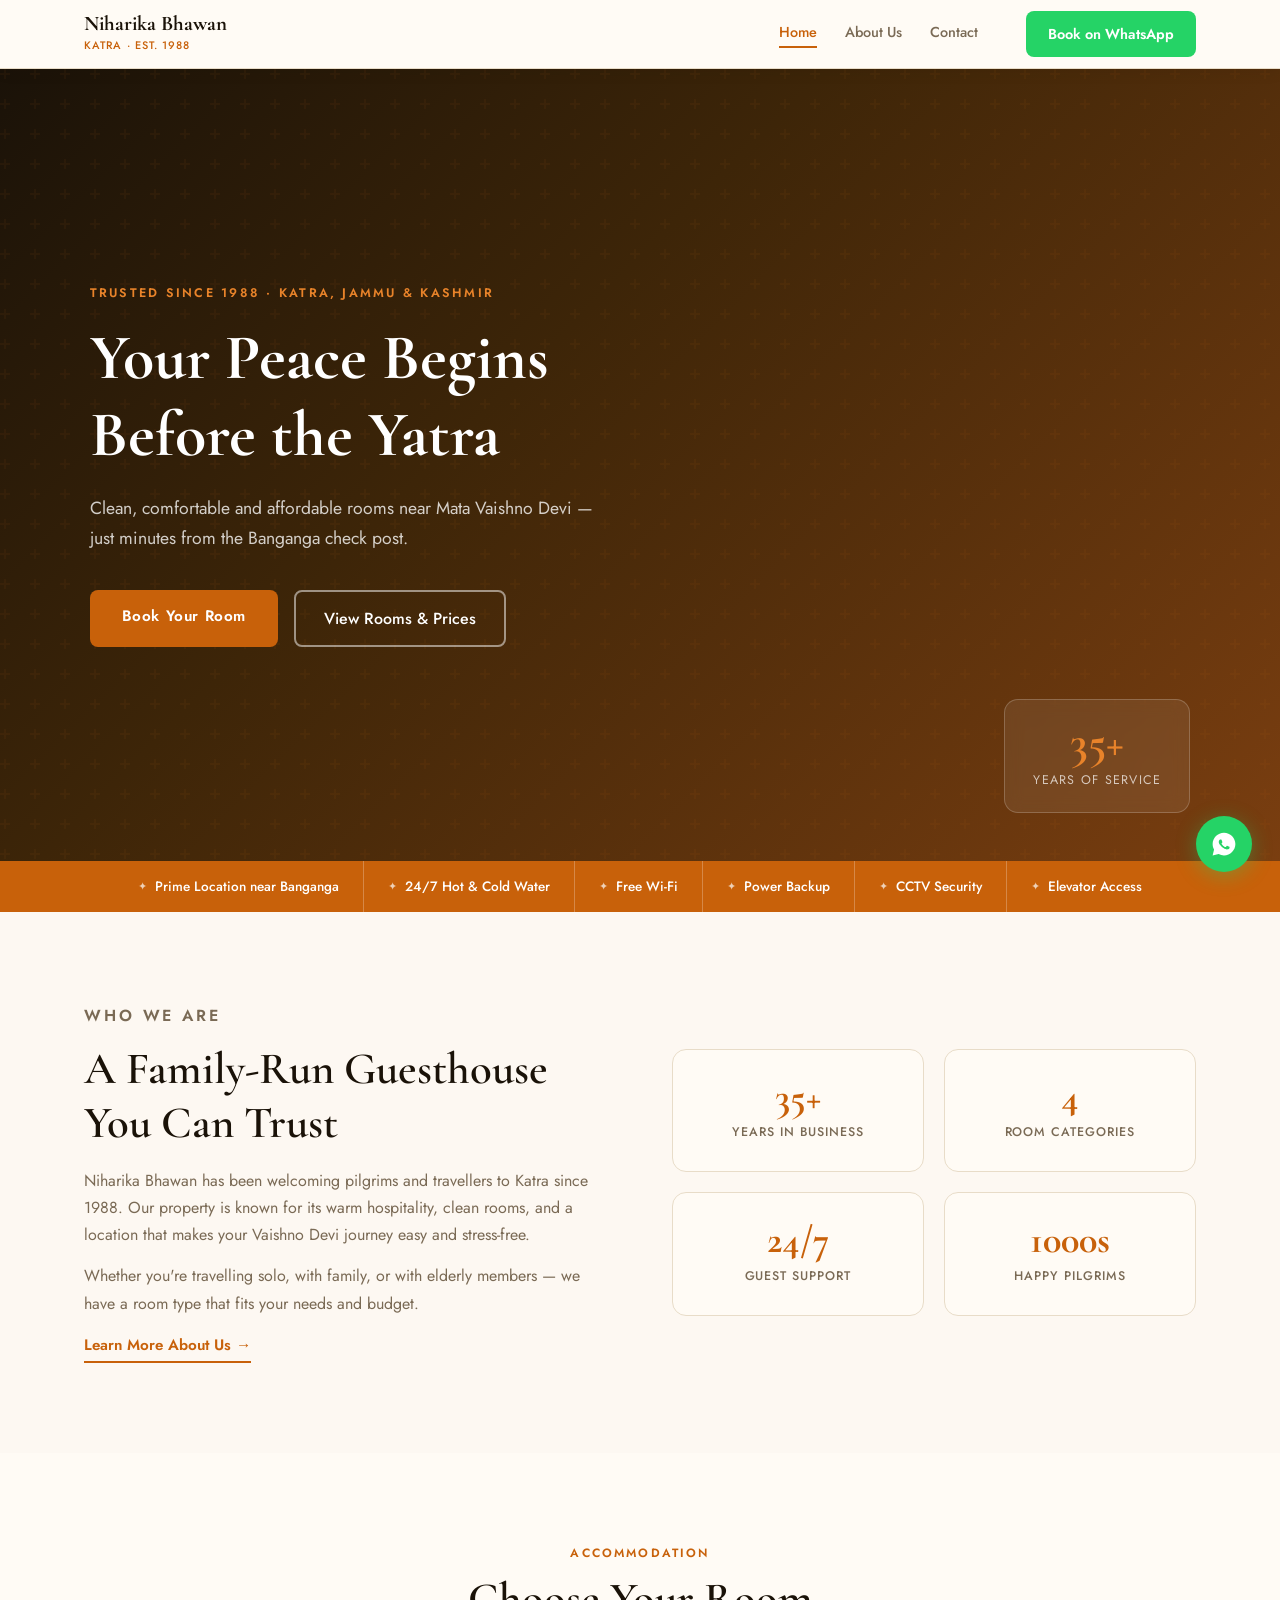
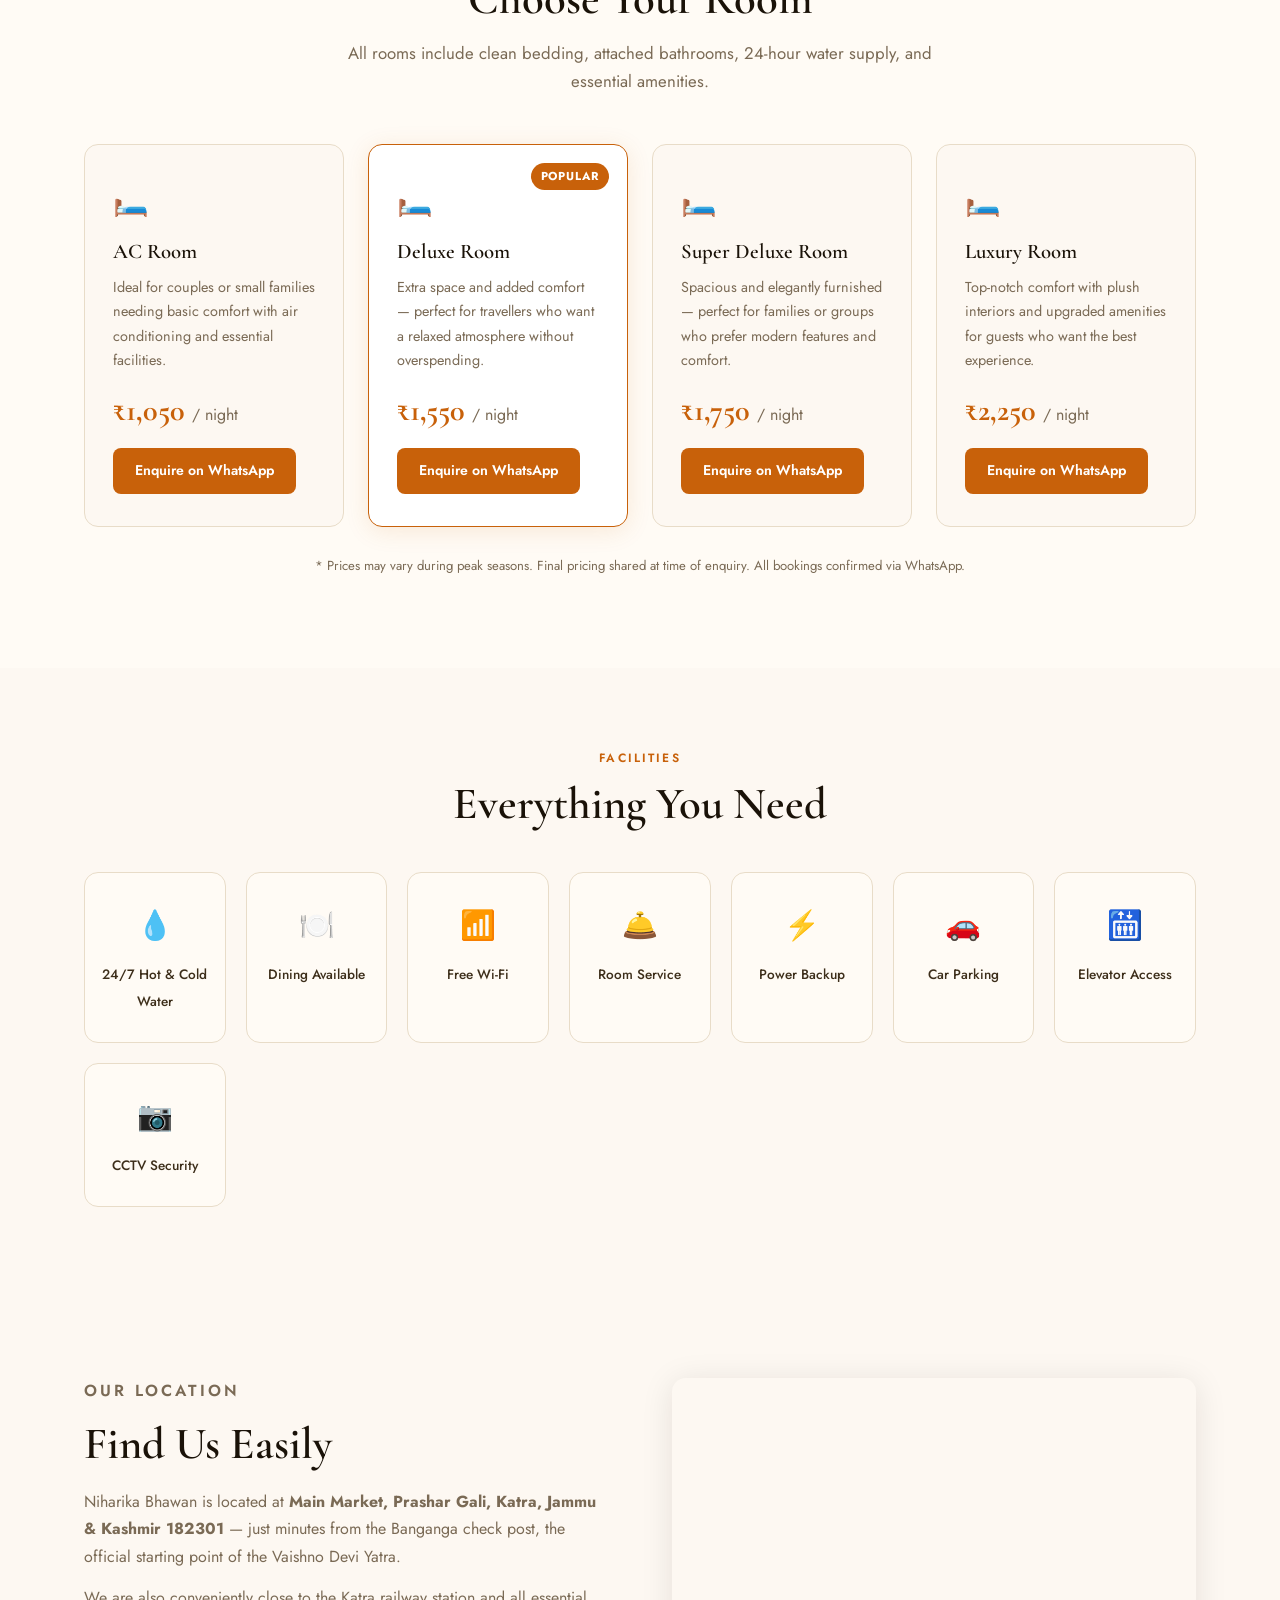
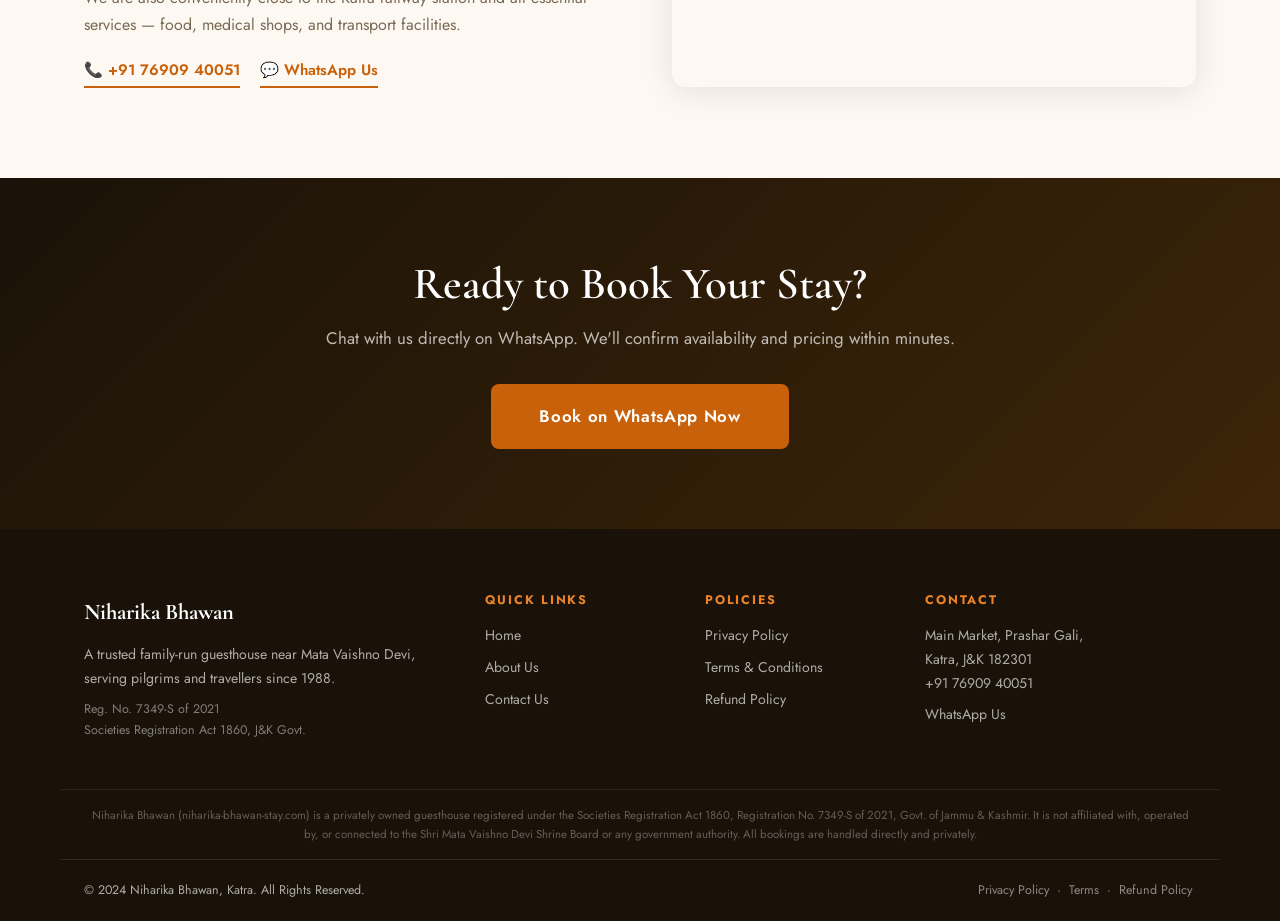
<file: index.html>
<!DOCTYPE html>
<html lang="en">
<head>
  <!-- Google Ads Tag -->
  <script async src="https://www.googletagmanager.com/gtag/js?id=AW-18049205593"></script>
  <script>
    window.dataLayer = window.dataLayer || [];
    function gtag(){dataLayer.push(arguments);}
    gtag('js', new Date());
    gtag('config', 'AW-18049205593');
  </script>
  <!-- Google Tag Manager -->
  <script>(function(w,d,s,l,i){w[l]=w[l]||[];w[l].push({'gtm.start':
  new Date().getTime(),event:'gtm.js'});var f=d.getElementsByTagName(s)[0],
  j=d.createElement(s),dl=l!='dataLayer'?'&l='+l:'';j.async=true;j.src=
  'https://www.googletagmanager.com/gtm.js?id='+i+dl;f.parentNode.insertBefore(j,f);
  })(window,document,'script','dataLayer','GTM-W59STQXV');</script>
  <!-- End Google Tag Manager -->
  <meta charset="UTF-8" />
  <meta name="viewport" content="width=device-width, initial-scale=1.0"/>
  <meta name="robots" content="index, follow"/>
  <link rel="canonical" href="https://www.niharika-bhawan-stay.com/"/>
  <title>Niharika Bhawan Katra | Room Booking Near Vaishno Devi</title>
  <meta name="description" content="Book comfortable, affordable rooms at Niharika Bhawan Katra – trusted stay near Mata Vaishno Devi since 1988. AC, Deluxe, Super Deluxe & Luxury rooms available."/>
  <link rel="preconnect" href="https://fonts.googleapis.com"/>
  <link href="https://fonts.googleapis.com/css2?family=Cormorant+Garamond:wght@400;500;600;700&family=Jost:wght@300;400;500;600&display=swap" rel="stylesheet"/>
  <link rel="stylesheet" href="style.css"/>
  <link rel="icon" href="favicon.svg" type="image/svg+xml"/>
  <!-- Schema: Local Business Structured Data -->
  <script type="application/ld+json">
  {
    "@context": "https://schema.org",
    "@type": "LodgingBusiness",
    "name": "Niharika Bhawan Katra",
    "url": "https://www.niharika-bhawan-stay.com/",
    "logo": "https://www.niharika-bhawan-stay.com/favicon.svg",
    "image": "https://www.niharika-bhawan-stay.com/images/NiharikaBhawanSMVDKatralogo.jpg",
    "description": "Niharika Bhawan is a privately owned, registered guesthouse in Katra, Jammu & Kashmir, offering clean and affordable rooms for pilgrims visiting Mata Vaishno Devi since 1988.",
    "address": {
      "@type": "PostalAddress",
      "streetAddress": "Main Market, Prashar Gali",
      "addressLocality": "Katra",
      "addressRegion": "Jammu and Kashmir",
      "postalCode": "182301",
      "addressCountry": "IN"
    },
    "telephone": "+91-7690940051",
    "email": "help.niharikabhawan@gmail.com",
    "foundingDate": "1988",
    "legalName": "Niharika Bhawan",
    "identifier": {
      "@type": "PropertyValue",
      "name": "Society Registration Number",
      "value": "7349-S of 2021"
    },
    "priceRange": "₹₹",
    "checkinTime": "12:00",
    "checkoutTime": "11:00",
    "amenityFeature": [
      {"@type": "LocationFeatureSpecification", "name": "Free WiFi", "value": true},
      {"@type": "LocationFeatureSpecification", "name": "Power Backup", "value": true},
      {"@type": "LocationFeatureSpecification", "name": "CCTV Security", "value": true},
      {"@type": "LocationFeatureSpecification", "name": "Parking", "value": true},
      {"@type": "LocationFeatureSpecification", "name": "Elevator", "value": true},
      {"@type": "LocationFeatureSpecification", "name": "24/7 Hot Water", "value": true}
    ],
    "geo": {
      "@type": "GeoCoordinates",
      "latitude": "32.9938",
      "longitude": "74.9313"
    },
    "sameAs": [
      "https://wa.me/917690940051"
    ]
  }
  </script>
</head>
<body>
  <!-- Google Tag Manager (noscript) -->
  <noscript><iframe src="https://www.googletagmanager.com/ns.html?id=GTM-W59STQXV"
  height="0" width="0" style="display:none;visibility:hidden"></iframe></noscript>
  <!-- End Google Tag Manager (noscript) -->

  <!-- NAVBAR -->
  <header class="navbar">
    <div class="nav-inner">
      <a href="index.html" class="logo">
        <span class="logo-main">Niharika Bhawan</span>
        <span class="logo-sub">Katra · Est. 1988</span>
      </a>
      <nav class="nav-links">
        <a href="index.html" class="active">Home</a>
        <a href="about.html">About Us</a>
        <a href="contact.html">Contact</a>
      </nav>
      <a href="https://wa.me/917690940051" target="_blank" class="btn-whatsapp nav-cta">Book on WhatsApp</a>
      <button class="hamburger" id="hamburger" aria-label="Open menu">&#9776;</button>
    </div>
    <div class="mobile-menu" id="mobileMenu">
      <a href="index.html">Home</a>
      <a href="about.html">About Us</a>
      <a href="contact.html">Contact</a>
      <a href="https://wa.me/917690940051" target="_blank" class="btn-whatsapp">Book on WhatsApp</a>
    </div>
  </header>

  <!-- HERO -->
  <section class="hero">
    <div class="hero-bg"></div>
    <div class="hero-content">
      <p class="hero-eyebrow">Trusted Since 1988 · Katra, Jammu & Kashmir</p>
      <h1>Your Peace Begins<br/>Before the Yatra</h1>
      <p class="hero-sub">Clean, comfortable and affordable rooms near Mata Vaishno Devi — just minutes from the Banganga check post.</p>
      <div class="hero-actions">
        <a href="https://wa.me/917690940051" target="_blank" class="btn-primary">Book Your Room</a>
        <a href="#rooms" class="btn-outline">View Rooms & Prices</a>
      </div>
    </div>
    <div class="hero-badge">
      <span>35+</span>
      <small>Years of Service</small>
    </div>
  </section>

  <!-- TRUST STRIP -->
  <section class="trust-strip">
    <div class="trust-item"><span class="ti-icon">✦</span><span>Prime Location near Banganga</span></div>
    <div class="trust-item"><span class="ti-icon">✦</span><span>24/7 Hot & Cold Water</span></div>
    <div class="trust-item"><span class="ti-icon">✦</span><span>Free Wi-Fi</span></div>
    <div class="trust-item"><span class="ti-icon">✦</span><span>Power Backup</span></div>
    <div class="trust-item"><span class="ti-icon">✦</span><span>CCTV Security</span></div>
    <div class="trust-item"><span class="ti-icon">✦</span><span>Elevator Access</span></div>
  </section>

  <!-- ABOUT SNIPPET -->
  <section class="about-snippet">
    <div class="container two-col">
      <div class="col-text">
        <p class="section-eyebrow">Who We Are</p>
        <h2>A Family-Run Guesthouse<br/>You Can Trust</h2>
        <p>Niharika Bhawan has been welcoming pilgrims and travellers to Katra since 1988. Our property is known for its warm hospitality, clean rooms, and a location that makes your Vaishno Devi journey easy and stress-free.</p>
        <p>Whether you're travelling solo, with family, or with elderly members — we have a room type that fits your needs and budget.</p>
        <a href="about.html" class="btn-link">Learn More About Us →</a>
      </div>
      <div class="col-stats">
        <div class="stat-box">
          <span class="stat-num">35+</span>
          <span class="stat-label">Years in Business</span>
        </div>
        <div class="stat-box">
          <span class="stat-num">4</span>
          <span class="stat-label">Room Categories</span>
        </div>
        <div class="stat-box">
          <span class="stat-num">24/7</span>
          <span class="stat-label">Guest Support</span>
        </div>
        <div class="stat-box">
          <span class="stat-num">1000s</span>
          <span class="stat-label">Happy Pilgrims</span>
        </div>
      </div>
    </div>
  </section>

  <!-- ROOMS -->
  <section class="rooms" id="rooms">
    <div class="container">
      <p class="section-eyebrow">Accommodation</p>
      <h2>Choose Your Room</h2>
      <p class="section-sub">All rooms include clean bedding, attached bathrooms, 24-hour water supply, and essential amenities.</p>
      <div class="rooms-grid">

        <div class="room-card">
          <div class="room-icon">🛏️</div>
          <h3>AC Room</h3>
          <p>Ideal for couples or small families needing basic comfort with air conditioning and essential facilities.</p>
          <div class="room-price">₹1,050 <span>/ night</span></div>
          <a href="https://wa.me/917690940051?text=Hi%2C%20I%20want%20to%20book%20an%20AC%20Room%20at%20Niharika%20Bhawan%20Katra." target="_blank" class="btn-room">Enquire on WhatsApp</a>
        </div>

        <div class="room-card featured">
          <div class="room-badge-tag">Popular</div>
          <div class="room-icon">🛏️</div>
          <h3>Deluxe Room</h3>
          <p>Extra space and added comfort — perfect for travellers who want a relaxed atmosphere without overspending.</p>
          <div class="room-price">₹1,550 <span>/ night</span></div>
          <a href="https://wa.me/917690940051?text=Hi%2C%20I%20want%20to%20book%20a%20Deluxe%20Room%20at%20Niharika%20Bhawan%20Katra." target="_blank" class="btn-room">Enquire on WhatsApp</a>
        </div>

        <div class="room-card">
          <div class="room-icon">🛏️</div>
          <h3>Super Deluxe Room</h3>
          <p>Spacious and elegantly furnished — perfect for families or groups who prefer modern features and comfort.</p>
          <div class="room-price">₹1,750 <span>/ night</span></div>
          <a href="https://wa.me/917690940051?text=Hi%2C%20I%20want%20to%20book%20a%20Super%20Deluxe%20Room%20at%20Niharika%20Bhawan%20Katra." target="_blank" class="btn-room">Enquire on WhatsApp</a>
        </div>

        <div class="room-card">
          <div class="room-icon">🛏️</div>
          <h3>Luxury Room</h3>
          <p>Top-notch comfort with plush interiors and upgraded amenities for guests who want the best experience.</p>
          <div class="room-price">₹2,250 <span>/ night</span></div>
          <a href="https://wa.me/917690940051?text=Hi%2C%20I%20want%20to%20book%20a%20Luxury%20Room%20at%20Niharika%20Bhawan%20Katra." target="_blank" class="btn-room">Enquire on WhatsApp</a>
        </div>

      </div>
      <p class="rooms-note">* Prices may vary during peak seasons. Final pricing shared at time of enquiry. All bookings confirmed via WhatsApp.</p>
    </div>
  </section>

  <!-- AMENITIES -->
  <section class="amenities">
    <div class="container">
      <p class="section-eyebrow">Facilities</p>
      <h2>Everything You Need</h2>
      <div class="amenities-grid">
        <div class="amenity-item"><div class="a-icon">💧</div><span>24/7 Hot & Cold Water</span></div>
        <div class="amenity-item"><div class="a-icon">🍽️</div><span>Dining Available</span></div>
        <div class="amenity-item"><div class="a-icon">📶</div><span>Free Wi-Fi</span></div>
        <div class="amenity-item"><div class="a-icon">🛎️</div><span>Room Service</span></div>
        <div class="amenity-item"><div class="a-icon">⚡</div><span>Power Backup</span></div>
        <div class="amenity-item"><div class="a-icon">🚗</div><span>Car Parking</span></div>
        <div class="amenity-item"><div class="a-icon">🛗</div><span>Elevator Access</span></div>
        <div class="amenity-item"><div class="a-icon">📷</div><span>CCTV Security</span></div>
      </div>
    </div>
  </section>


  <!-- LOCATION -->
  <section class="location-section">
    <div class="container two-col">
      <div class="col-text">
        <p class="section-eyebrow">Our Location</p>
        <h2>Find Us Easily</h2>
        <p>Niharika Bhawan is located at <strong>Main Market, Prashar Gali, Katra, Jammu & Kashmir 182301</strong> — just minutes from the Banganga check post, the official starting point of the Vaishno Devi Yatra.</p>
        <p>We are also conveniently close to the Katra railway station and all essential services — food, medical shops, and transport facilities.</p>
        <div class="contact-quick">
          <a href="tel:+917690940051" class="contact-link">📞 +91 76909 40051</a>
          <a href="https://wa.me/917690940051" target="_blank" class="contact-link">💬 WhatsApp Us</a>
        </div>
      </div>
      <div class="map-embed">
        <iframe src="https://www.google.com/maps/embed?pb=!1m18!1m12!1m3!1d3348.5!2d74.9313!3d32.9938!2m3!1f0!2f0!3f0!3m2!1i1024!2i768!4f13.1!3m3!1m2!1s0x391e84e4e0e0e0e0%3A0x0!2sKatra%2C%20Jammu%20and%20Kashmir!5e0!3m2!1sen!2sin!4v1" width="100%" height="300" style="border:0;border-radius:12px;" allowfullscreen="" loading="lazy"></iframe>
      </div>
    </div>
  </section>

  <!-- CTA BANNER -->
  <section class="cta-banner">
    <div class="container">
      <h2>Ready to Book Your Stay?</h2>
      <p>Chat with us directly on WhatsApp. We'll confirm availability and pricing within minutes.</p>
      <a href="https://wa.me/917690940051?text=Hi%2C%20I%20want%20to%20book%20a%20room%20at%20Niharika%20Bhawan%20Katra." target="_blank" class="btn-primary large">Book on WhatsApp Now</a>
    </div>
  </section>

  <!-- FOOTER -->
  <footer class="footer">
    <div class="container footer-grid">
      <div class="footer-col">
        <div class="footer-logo">Niharika Bhawan</div>
        <p>A trusted family-run guesthouse near Mata Vaishno Devi, serving pilgrims and travellers since 1988.</p>
        <p style="font-size:0.78rem;margin-top:8px;color:rgba(255,255,255,0.45);">Reg. No. 7349-S of 2021<br/>Societies Registration Act 1860, J&amp;K Govt.</p>
      </div>
      <div class="footer-col">
        <h4>Quick Links</h4>
        <a href="index.html">Home</a>
        <a href="about.html">About Us</a>
        <a href="contact.html">Contact Us</a>
      </div>
      <div class="footer-col">
        <h4>Policies</h4>
        <a href="privacy-policy.html">Privacy Policy</a>
        <a href="terms.html">Terms & Conditions</a>
        <a href="refund-policy.html">Refund Policy</a>
      </div>
      <div class="footer-col">
        <h4>Contact</h4>
        <p>Main Market, Prashar Gali,<br/>Katra, J&K 182301</p>
        <a href="tel:+917690940051">+91 76909 40051</a>
        <a href="https://wa.me/917690940051" target="_blank">WhatsApp Us</a>
      </div>
    </div>
      <div class="footer-disclaimer">
        <p>Niharika Bhawan (niharika-bhawan-stay.com) is a privately owned guesthouse registered under the Societies Registration Act 1860, Registration No. 7349-S of 2021, Govt. of Jammu &amp; Kashmir. It is not affiliated with, operated by, or connected to the Shri Mata Vaishno Devi Shrine Board or any government authority. All bookings are handled directly and privately.</p>
      </div>
    <div class="footer-bottom">
      <p>© 2024 Niharika Bhawan, Katra. All Rights Reserved.</p>
      <p><a href="privacy-policy.html">Privacy Policy</a> · <a href="terms.html">Terms</a> · <a href="refund-policy.html">Refund Policy</a></p>
    </div>
  </footer>

  <!-- Floating WhatsApp -->
  <a href="https://wa.me/917690940051" target="_blank" class="float-wa" aria-label="Chat on WhatsApp">
    <svg viewBox="0 0 32 32" fill="none" xmlns="http://www.w3.org/2000/svg" width="28" height="28"><path fill="#fff" d="M16 3C8.82 3 3 8.82 3 16c0 2.3.6 4.47 1.65 6.35L3 29l6.85-1.6A13 13 0 0016 29c7.18 0 13-5.82 13-13S23.18 3 16 3zm6.4 17.6c-.27.76-1.57 1.46-2.14 1.5-.57.05-1.1.25-3.72-.78-3.13-1.23-5.13-4.42-5.28-4.63-.15-.2-1.22-1.63-1.22-3.1 0-1.48.77-2.2 1.05-2.5.27-.3.6-.37.8-.37l.57.01c.18 0 .43-.07.67.51.27.63.9 2.18.98 2.34.08.16.13.34.03.55-.1.2-.16.33-.31.51-.16.18-.33.4-.47.54-.16.15-.32.32-.14.62.18.3.8 1.32 1.72 2.13 1.18 1.05 2.18 1.38 2.49 1.53.3.15.48.13.66-.08.18-.2.77-.9.97-1.2.2-.3.4-.25.67-.15.27.1 1.72.81 2.02.96.3.15.5.22.57.34.08.12.08.7-.19 1.46z"/></svg>
  </a>

  <script src="main.js"></script>
</body>
</html>
</file>
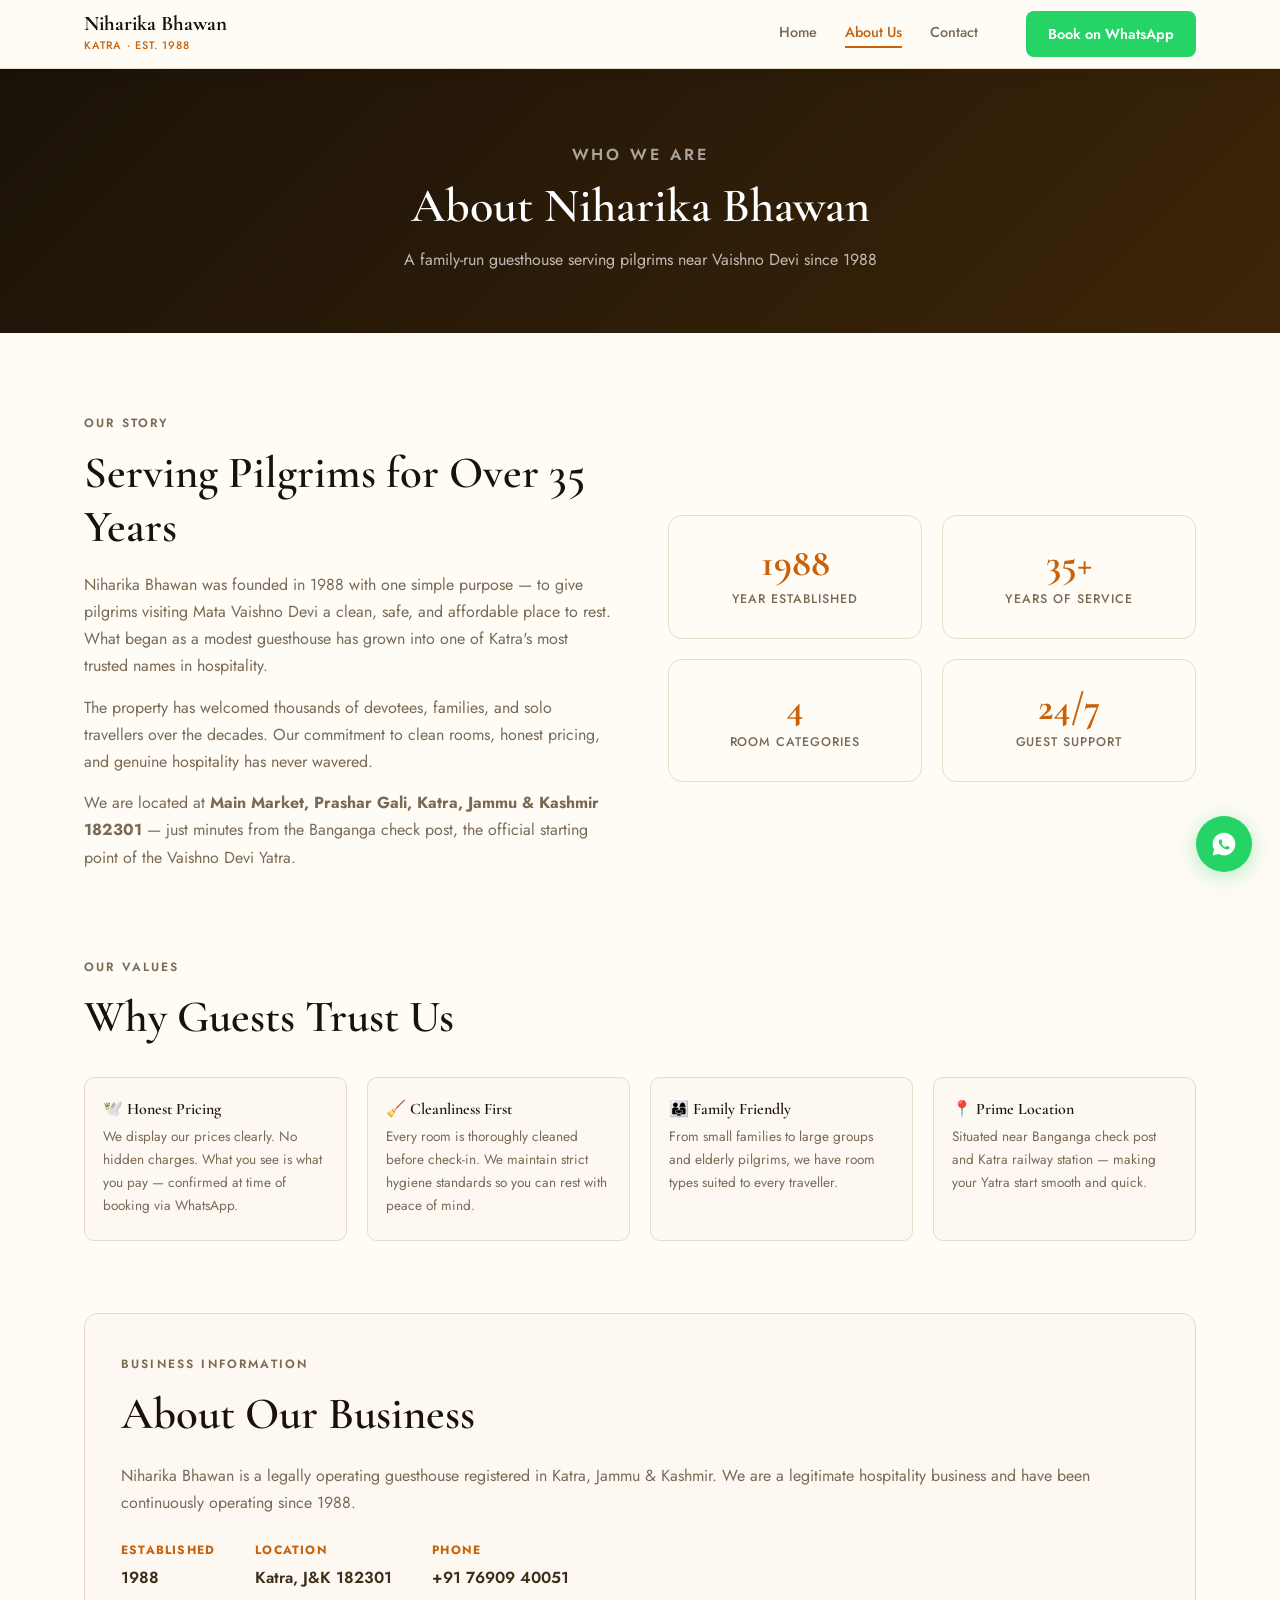
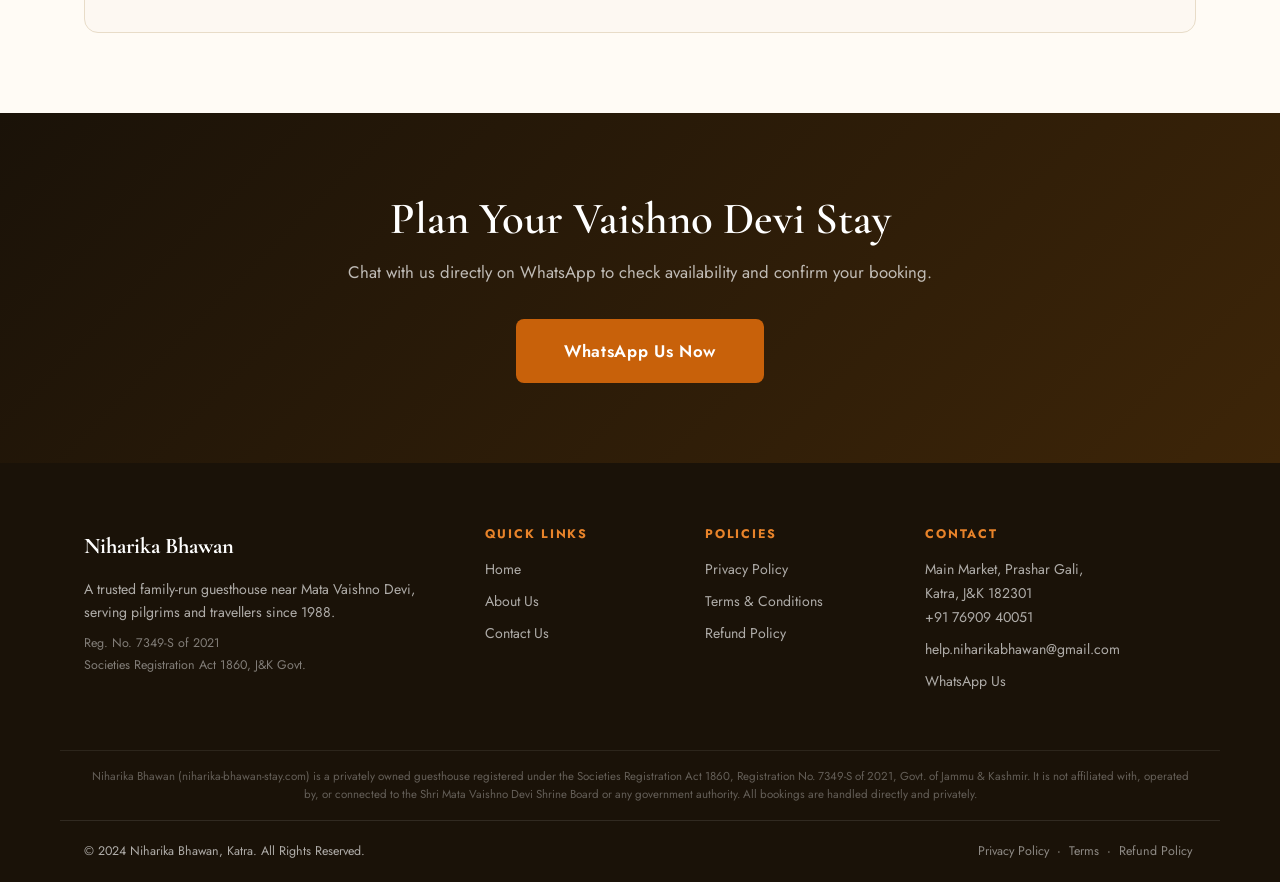
<file: about.html>
<!DOCTYPE html>
<html lang="en">
<head>
  <!-- Google Ads Tag -->
  <script async src="https://www.googletagmanager.com/gtag/js?id=AW-18049205593"></script>
  <script>
    window.dataLayer = window.dataLayer || [];
    function gtag(){dataLayer.push(arguments);}
    gtag('js', new Date());
    gtag('config', 'AW-18049205593');
  </script>
  <!-- Google Tag Manager -->
  <script>(function(w,d,s,l,i){w[l]=w[l]||[];w[l].push({'gtm.start':
  new Date().getTime(),event:'gtm.js'});var f=d.getElementsByTagName(s)[0],
  j=d.createElement(s),dl=l!='dataLayer'?'&l='+l:'';j.async=true;j.src=
  'https://www.googletagmanager.com/gtm.js?id='+i+dl;f.parentNode.insertBefore(j,f);
  })(window,document,'script','dataLayer','GTM-W59STQXV');</script>
  <!-- End Google Tag Manager -->
  <meta charset="UTF-8"/>
  <meta name="viewport" content="width=device-width, initial-scale=1.0"/>
  <meta name="robots" content="index, follow"/>
  <link rel="canonical" href="https://www.niharika-bhawan-stay.com/about.html"/>
  <title>About Us | Niharika Bhawan Katra</title>
  <meta name="description" content="Learn about Niharika Bhawan – a trusted family-run guesthouse near Vaishno Devi, serving pilgrims since 1988."/>
  <link rel="preconnect" href="https://fonts.googleapis.com"/>
  <link href="https://fonts.googleapis.com/css2?family=Cormorant+Garamond:wght@400;500;600;700&family=Jost:wght@300;400;500;600&display=swap" rel="stylesheet"/>
  <link rel="stylesheet" href="style.css"/>
  <link rel="icon" href="favicon.svg" type="image/svg+xml"/>
</head>
<body>
  <!-- Google Tag Manager (noscript) -->
  <noscript><iframe src="https://www.googletagmanager.com/ns.html?id=GTM-W59STQXV"
  height="0" width="0" style="display:none;visibility:hidden"></iframe></noscript>
  <!-- End Google Tag Manager (noscript) -->

  <header class="navbar">
    <div class="nav-inner">
      <a href="index.html" class="logo">
        <span class="logo-main">Niharika Bhawan</span>
        <span class="logo-sub">Katra · Est. 1988</span>
      </a>
      <nav class="nav-links">
        <a href="index.html">Home</a>
        <a href="about.html" class="active">About Us</a>
        <a href="contact.html">Contact</a>
      </nav>
      <a href="https://wa.me/917690940051" target="_blank" class="btn-whatsapp nav-cta">Book on WhatsApp</a>
      <button class="hamburger" id="hamburger" aria-label="Open menu">&#9776;</button>
    </div>
    <div class="mobile-menu" id="mobileMenu">
      <a href="index.html">Home</a>
      <a href="about.html">About Us</a>
      <a href="contact.html">Contact</a>
      <a href="https://wa.me/917690940051" target="_blank" class="btn-whatsapp">Book on WhatsApp</a>
    </div>
  </header>

  <section class="page-hero">
    <p class="section-eyebrow" style="color:rgba(255,255,255,0.6);">Who We Are</p>
    <h1>About Niharika Bhawan</h1>
    <p>A family-run guesthouse serving pilgrims near Vaishno Devi since 1988</p>
  </section>

  <section class="about-section">
    <div class="container">
      <div class="two-col">
        <div>
          <p class="section-eyebrow">Our Story</p>
          <h2>Serving Pilgrims for Over 35 Years</h2>
          <p>Niharika Bhawan was founded in 1988 with one simple purpose — to give pilgrims visiting Mata Vaishno Devi a clean, safe, and affordable place to rest. What began as a modest guesthouse has grown into one of Katra's most trusted names in hospitality.</p>
          <p>The property has welcomed thousands of devotees, families, and solo travellers over the decades. Our commitment to clean rooms, honest pricing, and genuine hospitality has never wavered.</p>
          <p>We are located at <strong>Main Market, Prashar Gali, Katra, Jammu & Kashmir 182301</strong> — just minutes from the Banganga check post, the official starting point of the Vaishno Devi Yatra.</p>
        </div>
        <div class="col-stats">
          <div class="stat-box">
            <span class="stat-num">1988</span>
            <span class="stat-label">Year Established</span>
          </div>
          <div class="stat-box">
            <span class="stat-num">35+</span>
            <span class="stat-label">Years of Service</span>
          </div>
          <div class="stat-box">
            <span class="stat-num">4</span>
            <span class="stat-label">Room Categories</span>
          </div>
          <div class="stat-box">
            <span class="stat-num">24/7</span>
            <span class="stat-label">Guest Support</span>
          </div>
        </div>
      </div>

      <div style="margin-top:72px;">
        <p class="section-eyebrow">Our Values</p>
        <h2 style="margin-bottom:32px;">Why Guests Trust Us</h2>
        <div class="about-values" style="grid-template-columns: repeat(auto-fit, minmax(220px,1fr));">
          <div class="value-box">
            <h4>🕊️ Honest Pricing</h4>
            <p>We display our prices clearly. No hidden charges. What you see is what you pay — confirmed at time of booking via WhatsApp.</p>
          </div>
          <div class="value-box">
            <h4>🧹 Cleanliness First</h4>
            <p>Every room is thoroughly cleaned before check-in. We maintain strict hygiene standards so you can rest with peace of mind.</p>
          </div>
          <div class="value-box">
            <h4>👨‍👩‍👧 Family Friendly</h4>
            <p>From small families to large groups and elderly pilgrims, we have room types suited to every traveller.</p>
          </div>
          <div class="value-box">
            <h4>📍 Prime Location</h4>
            <p>Situated near Banganga check post and Katra railway station — making your Yatra start smooth and quick.</p>
          </div>
        </div>
      </div>

      <div style="margin-top:72px; background: var(--cream); border:1px solid var(--border); border-radius:var(--radius); padding: 40px 36px;">
        <p class="section-eyebrow">Business Information</p>
        <h2 style="margin-bottom:20px;">About Our Business</h2>
        <p style="color:var(--text-muted);">Niharika Bhawan is a legally operating guesthouse registered in Katra, Jammu & Kashmir. We are a legitimate hospitality business and have been continuously operating since 1988.</p>
        <div style="display:flex; gap:40px; flex-wrap:wrap; margin-top:24px;">

          <div>
            <div style="font-size:0.75rem; text-transform:uppercase; letter-spacing:0.1em; font-weight:700; color:var(--saffron); margin-bottom:4px;">Established</div>
            <div style="font-weight:600; font-size:1rem;">1988</div>
          </div>
          <div>
            <div style="font-size:0.75rem; text-transform:uppercase; letter-spacing:0.1em; font-weight:700; color:var(--saffron); margin-bottom:4px;">Location</div>
            <div style="font-weight:600; font-size:1rem;">Katra, J&K 182301</div>
          </div>
          <div>
            <div style="font-size:0.75rem; text-transform:uppercase; letter-spacing:0.1em; font-weight:700; color:var(--saffron); margin-bottom:4px;">Phone</div>
            <div style="font-weight:600; font-size:1rem;"><a href="tel:+917690940051">+91 76909 40051</a></div>
          </div>
        </div>
      </div>
    </div>
  </section>

  <section class="cta-banner">
    <div class="container">
      <h2>Plan Your Vaishno Devi Stay</h2>
      <p>Chat with us directly on WhatsApp to check availability and confirm your booking.</p>
      <a href="https://wa.me/917690940051?text=Hi%2C%20I%20want%20to%20book%20a%20room%20at%20Niharika%20Bhawan%20Katra." target="_blank" class="btn-primary large">WhatsApp Us Now</a>
    </div>
  </section>

  <footer class="footer">
    <div class="container footer-grid">
      <div class="footer-col">
        <div class="footer-logo">Niharika Bhawan</div>
        <p>A trusted family-run guesthouse near Mata Vaishno Devi, serving pilgrims and travellers since 1988.</p>
        <p style="font-size:0.78rem;margin-top:8px;color:rgba(255,255,255,0.45);">Reg. No. 7349-S of 2021<br/>Societies Registration Act 1860, J&amp;K Govt.</p>
      </div>
      <div class="footer-col">
        <h4>Quick Links</h4>
        <a href="index.html">Home</a>
        <a href="about.html">About Us</a>
        <a href="contact.html">Contact Us</a>
      </div>
      <div class="footer-col">
        <h4>Policies</h4>
        <a href="privacy-policy.html">Privacy Policy</a>
        <a href="terms.html">Terms & Conditions</a>
        <a href="refund-policy.html">Refund Policy</a>
      </div>
      <div class="footer-col">
        <h4>Contact</h4>
        <p>Main Market, Prashar Gali,<br/>Katra, J&K 182301</p>
        <a href="tel:+917690940051">+91 76909 40051</a>
        <a href="mailto:help.niharikabhawan@gmail.com">help.niharikabhawan@gmail.com</a>
        <a href="https://wa.me/917690940051" target="_blank">WhatsApp Us</a>
      </div>
    </div>
      <div class="footer-disclaimer">
        <p>Niharika Bhawan (niharika-bhawan-stay.com) is a privately owned guesthouse registered under the Societies Registration Act 1860, Registration No. 7349-S of 2021, Govt. of Jammu &amp; Kashmir. It is not affiliated with, operated by, or connected to the Shri Mata Vaishno Devi Shrine Board or any government authority. All bookings are handled directly and privately.</p>
      </div>
    <div class="footer-bottom">
      <p>© 2024 Niharika Bhawan, Katra. All Rights Reserved.</p>
      <p><a href="privacy-policy.html">Privacy Policy</a> · <a href="terms.html">Terms</a> · <a href="refund-policy.html">Refund Policy</a></p>
    </div>
  </footer>

  <a href="https://wa.me/917690940051" target="_blank" class="float-wa" aria-label="Chat on WhatsApp">
    <svg viewBox="0 0 32 32" fill="none" xmlns="http://www.w3.org/2000/svg" width="28" height="28"><path fill="#fff" d="M16 3C8.82 3 3 8.82 3 16c0 2.3.6 4.47 1.65 6.35L3 29l6.85-1.6A13 13 0 0016 29c7.18 0 13-5.82 13-13S23.18 3 16 3zm6.4 17.6c-.27.76-1.57 1.46-2.14 1.5-.57.05-1.1.25-3.72-.78-3.13-1.23-5.13-4.42-5.28-4.63-.15-.2-1.22-1.63-1.22-3.1 0-1.48.77-2.2 1.05-2.5.27-.3.6-.37.8-.37l.57.01c.18 0 .43-.07.67.51.27.63.9 2.18.98 2.34.08.16.13.34.03.55-.1.2-.16.33-.31.51-.16.18-.33.4-.47.54-.16.15-.32.32-.14.62.18.3.8 1.32 1.72 2.13 1.18 1.05 2.18 1.38 2.49 1.53.3.15.48.13.66-.08.18-.2.77-.9.97-1.2.2-.3.4-.25.67-.15.27.1 1.72.81 2.02.96.3.15.5.22.57.34.08.12.08.7-.19 1.46z"/></svg>
  </a>

  <script src="main.js"></script>
</body>
</html>
</file>
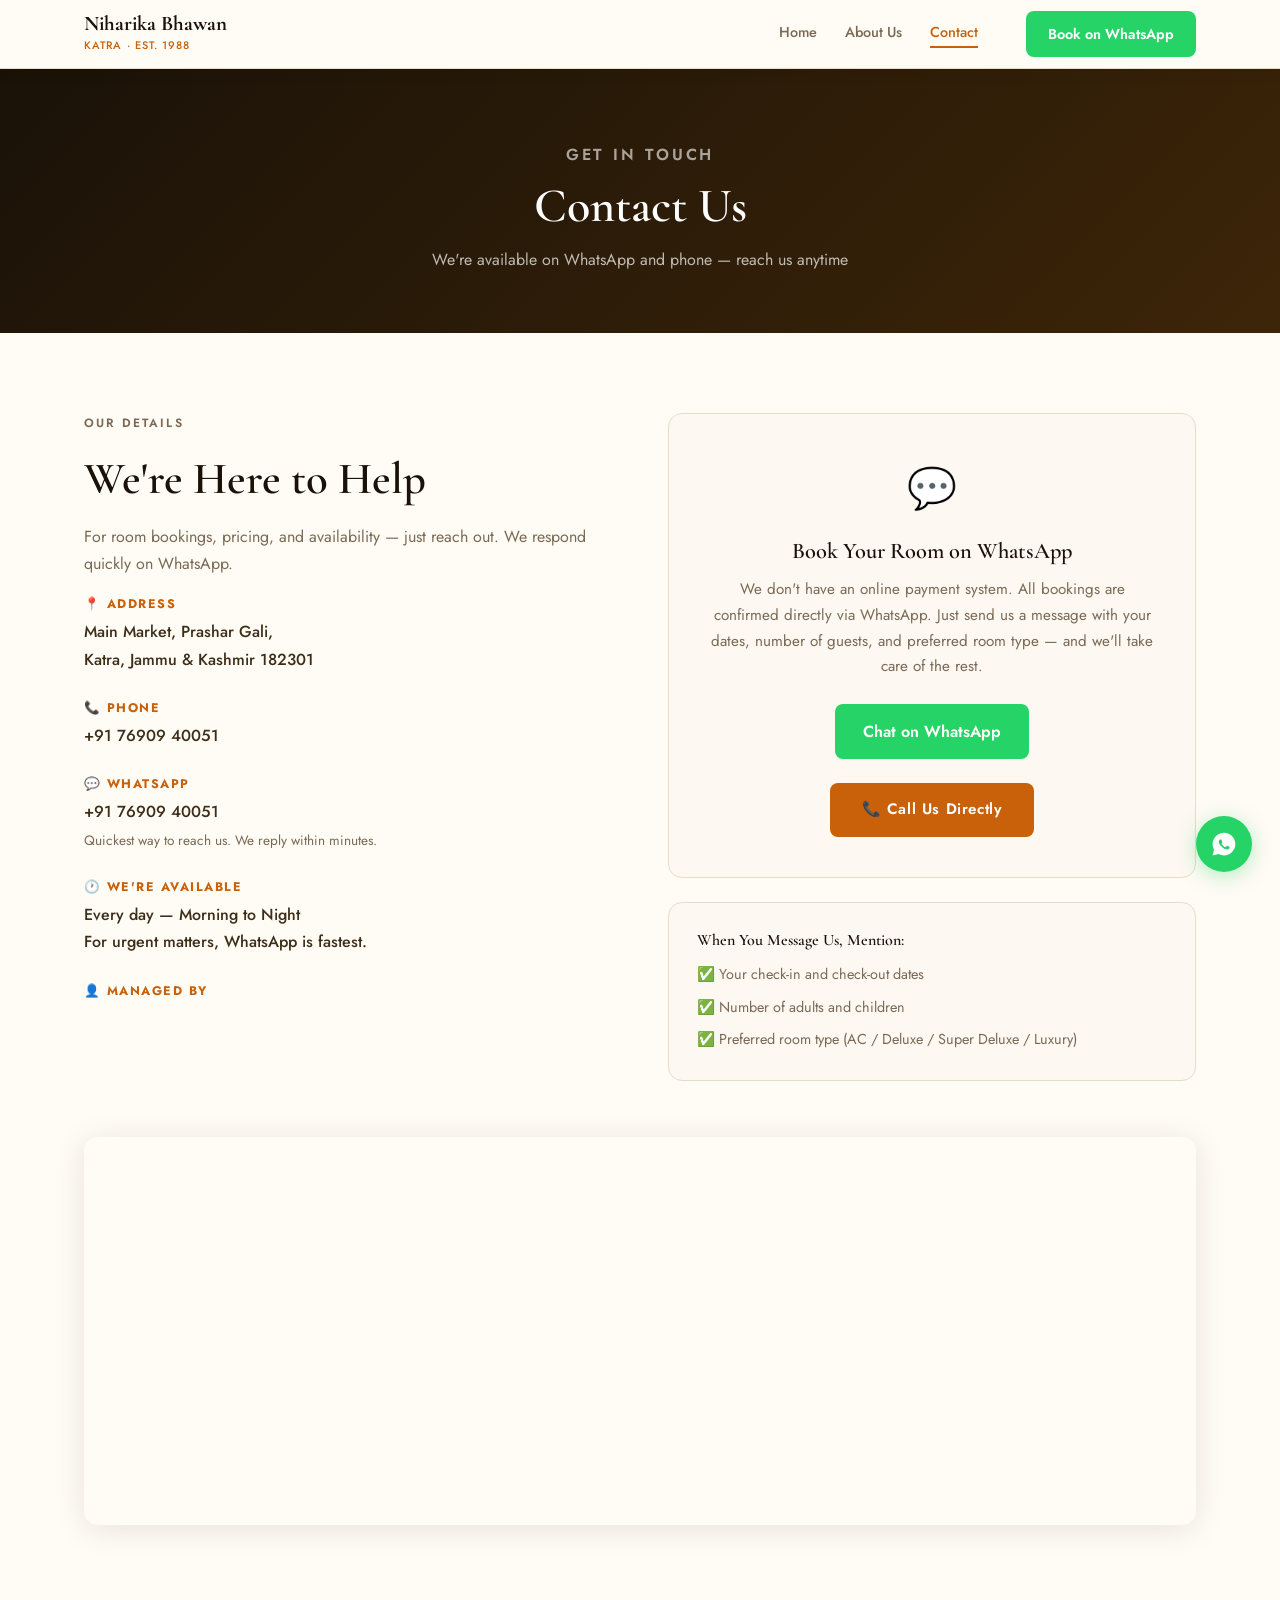
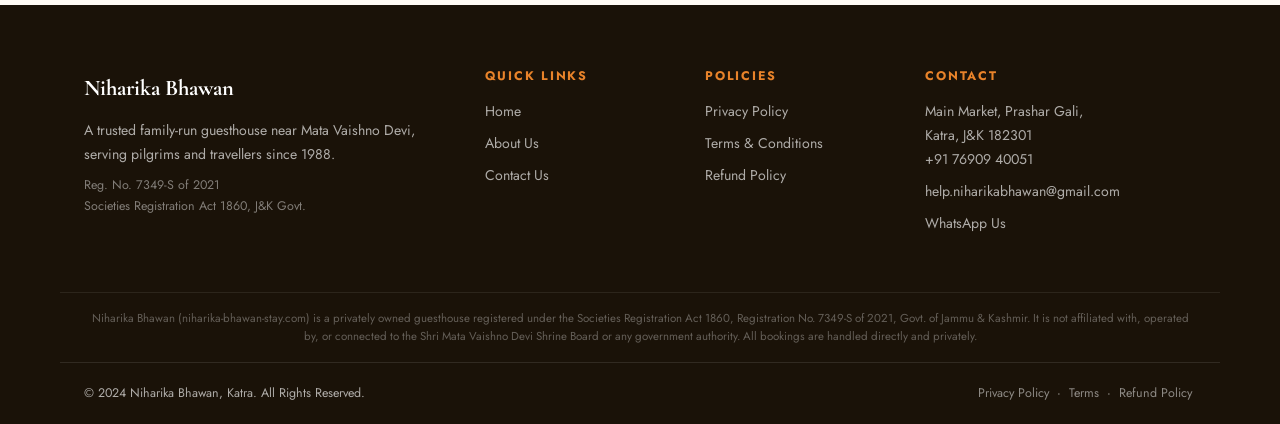
<file: contact.html>
<!DOCTYPE html>
<html lang="en">
<head>
  <!-- Google Ads Tag -->
  <script async src="https://www.googletagmanager.com/gtag/js?id=AW-18049205593"></script>
  <script>
    window.dataLayer = window.dataLayer || [];
    function gtag(){dataLayer.push(arguments);}
    gtag('js', new Date());
    gtag('config', 'AW-18049205593');
  </script>
  <!-- Google Tag Manager -->
  <script>(function(w,d,s,l,i){w[l]=w[l]||[];w[l].push({'gtm.start':
  new Date().getTime(),event:'gtm.js'});var f=d.getElementsByTagName(s)[0],
  j=d.createElement(s),dl=l!='dataLayer'?'&l='+l:'';j.async=true;j.src=
  'https://www.googletagmanager.com/gtm.js?id='+i+dl;f.parentNode.insertBefore(j,f);
  })(window,document,'script','dataLayer','GTM-W59STQXV');</script>
  <!-- End Google Tag Manager -->
  <meta charset="UTF-8"/>
  <meta name="viewport" content="width=device-width, initial-scale=1.0"/>
  <meta name="robots" content="index, follow"/>
  <link rel="canonical" href="https://www.niharika-bhawan-stay.com/contact.html"/>
  <title>Contact Us | Niharika Bhawan Katra</title>
  <meta name="description" content="Contact Niharika Bhawan Katra for room booking enquiries. Call or WhatsApp us directly at +91 76909 40051."/>
  <link rel="preconnect" href="https://fonts.googleapis.com"/>
  <link href="https://fonts.googleapis.com/css2?family=Cormorant+Garamond:wght@400;500;600;700&family=Jost:wght@300;400;500;600&display=swap" rel="stylesheet"/>
  <link rel="stylesheet" href="style.css"/>
  <link rel="icon" href="favicon.svg" type="image/svg+xml"/>
</head>
<body>
  <!-- Google Tag Manager (noscript) -->
  <noscript><iframe src="https://www.googletagmanager.com/ns.html?id=GTM-W59STQXV"
  height="0" width="0" style="display:none;visibility:hidden"></iframe></noscript>
  <!-- End Google Tag Manager (noscript) -->

  <header class="navbar">
    <div class="nav-inner">
      <a href="index.html" class="logo">
        <span class="logo-main">Niharika Bhawan</span>
        <span class="logo-sub">Katra · Est. 1988</span>
      </a>
      <nav class="nav-links">
        <a href="index.html">Home</a>
        <a href="about.html">About Us</a>
        <a href="contact.html" class="active">Contact</a>
      </nav>
      <a href="https://wa.me/917690940051" target="_blank" class="btn-whatsapp nav-cta">Book on WhatsApp</a>
      <button class="hamburger" id="hamburger" aria-label="Open menu">&#9776;</button>
    </div>
    <div class="mobile-menu" id="mobileMenu">
      <a href="index.html">Home</a>
      <a href="about.html">About Us</a>
      <a href="contact.html">Contact</a>
      <a href="https://wa.me/917690940051" target="_blank" class="btn-whatsapp">Book on WhatsApp</a>
    </div>
  </header>

  <section class="page-hero">
    <p class="section-eyebrow" style="color:rgba(255,255,255,0.6);">Get in Touch</p>
    <h1>Contact Us</h1>
    <p>We're available on WhatsApp and phone — reach us anytime</p>
  </section>

  <section class="contact-section">
    <div class="container contact-grid">

      <div class="contact-info">
        <p class="section-eyebrow">Our Details</p>
        <h2>We're Here to Help</h2>
        <p>For room bookings, pricing, and availability — just reach out. We respond quickly on WhatsApp.</p>

        <div class="info-block">
          <h4>📍 Address</h4>
          <p>Main Market, Prashar Gali,<br/>Katra, Jammu & Kashmir 182301</p>
        </div>

        <div class="info-block">
          <h4>📞 Phone</h4>
          <a href="tel:+917690940051">+91 76909 40051</a>
        </div>

        <div class="info-block">
          <h4>💬 WhatsApp</h4>
          <a href="https://wa.me/917690940051" target="_blank">+91 76909 40051</a>
          <p style="font-size:0.85rem; color:var(--text-muted); font-weight:400; margin-top:4px;">Quickest way to reach us. We reply within minutes.</p>
        </div>

        <div class="info-block">
          <h4>🕐 We're Available</h4>
          <p>Every day — Morning to Night<br/>For urgent matters, WhatsApp is fastest.</p>
        </div>

        <div class="info-block">
          <h4>👤 Managed By</h4>
        </div>
      </div>

      <div>
        <div class="contact-cta-box">
          <div style="font-size:2.5rem; margin-bottom:16px;">💬</div>
          <h3>Book Your Room on WhatsApp</h3>
          <p>We don't have an online payment system. All bookings are confirmed directly via WhatsApp. Just send us a message with your dates, number of guests, and preferred room type — and we'll take care of the rest.</p>
          <a href="https://wa.me/917690940051?text=Hi%2C%20I%20want%20to%20book%20a%20room%20at%20Niharika%20Bhawan%20Katra.%20Please%20share%20availability." target="_blank" class="btn-whatsapp" style="font-size:1rem; padding:14px 28px; display:inline-flex; margin-bottom:16px;">
            Chat on WhatsApp
          </a>
          <br/>
          <a href="tel:+917690940051" class="btn-primary" style="display:inline-block; margin-top:8px;">
            📞 Call Us Directly
          </a>
        </div>

        <div style="background:var(--cream); border:1px solid var(--border); border-radius:var(--radius); padding:28px; margin-top:24px;">
          <h4 style="font-size:1rem; margin-bottom:12px;">When You Message Us, Mention:</h4>
          <ul style="list-style:none; padding:0; display:flex; flex-direction:column; gap:8px;">
            <li style="font-size:0.9rem; color:var(--text-muted);">✅ Your check-in and check-out dates</li>
            <li style="font-size:0.9rem; color:var(--text-muted);">✅ Number of adults and children</li>
            <li style="font-size:0.9rem; color:var(--text-muted);">✅ Preferred room type (AC / Deluxe / Super Deluxe / Luxury)</li>
          </ul>
        </div>
      </div>

    </div>

    <div class="container" style="margin-top:56px;">
      <div class="map-embed">
        <iframe src="https://www.google.com/maps/embed?pb=!1m18!1m12!1m3!1d3348.5!2d74.9313!3d32.9938!2m3!1f0!2f0!3f0!3m2!1i1024!2i768!4f13.1!3m3!1m2!1s0x391e84e4e0e0e0e0%3A0x0!2sKatra%2C%20Jammu%20and%20Kashmir!5e0!3m2!1sen!2sin!4v1" width="100%" height="380" style="border:0;border-radius:12px;" allowfullscreen="" loading="lazy"></iframe>
      </div>
    </div>
  </section>

  <footer class="footer">
    <div class="container footer-grid">
      <div class="footer-col">
        <div class="footer-logo">Niharika Bhawan</div>
        <p>A trusted family-run guesthouse near Mata Vaishno Devi, serving pilgrims and travellers since 1988.</p>
        <p style="font-size:0.78rem;margin-top:8px;color:rgba(255,255,255,0.45);">Reg. No. 7349-S of 2021<br/>Societies Registration Act 1860, J&amp;K Govt.</p>
      </div>
      <div class="footer-col">
        <h4>Quick Links</h4>
        <a href="index.html">Home</a>
        <a href="about.html">About Us</a>
        <a href="contact.html">Contact Us</a>
      </div>
      <div class="footer-col">
        <h4>Policies</h4>
        <a href="privacy-policy.html">Privacy Policy</a>
        <a href="terms.html">Terms & Conditions</a>
        <a href="refund-policy.html">Refund Policy</a>
      </div>
      <div class="footer-col">
        <h4>Contact</h4>
        <p>Main Market, Prashar Gali,<br/>Katra, J&K 182301</p>
        <a href="tel:+917690940051">+91 76909 40051</a>
        <a href="mailto:help.niharikabhawan@gmail.com">help.niharikabhawan@gmail.com</a>
        <a href="https://wa.me/917690940051" target="_blank">WhatsApp Us</a>
      </div>
    </div>
      <div class="footer-disclaimer">
        <p>Niharika Bhawan (niharika-bhawan-stay.com) is a privately owned guesthouse registered under the Societies Registration Act 1860, Registration No. 7349-S of 2021, Govt. of Jammu &amp; Kashmir. It is not affiliated with, operated by, or connected to the Shri Mata Vaishno Devi Shrine Board or any government authority. All bookings are handled directly and privately.</p>
      </div>
    <div class="footer-bottom">
      <p>© 2024 Niharika Bhawan, Katra. All Rights Reserved.</p>
      <p><a href="privacy-policy.html">Privacy Policy</a> · <a href="terms.html">Terms</a> · <a href="refund-policy.html">Refund Policy</a></p>
    </div>
  </footer>

  <a href="https://wa.me/917690940051" target="_blank" class="float-wa" aria-label="Chat on WhatsApp">
    <svg viewBox="0 0 32 32" fill="none" xmlns="http://www.w3.org/2000/svg" width="28" height="28"><path fill="#fff" d="M16 3C8.82 3 3 8.82 3 16c0 2.3.6 4.47 1.65 6.35L3 29l6.85-1.6A13 13 0 0016 29c7.18 0 13-5.82 13-13S23.18 3 16 3zm6.4 17.6c-.27.76-1.57 1.46-2.14 1.5-.57.05-1.1.25-3.72-.78-3.13-1.23-5.13-4.42-5.28-4.63-.15-.2-1.22-1.63-1.22-3.1 0-1.48.77-2.2 1.05-2.5.27-.3.6-.37.8-.37l.57.01c.18 0 .43-.07.67.51.27.63.9 2.18.98 2.34.08.16.13.34.03.55-.1.2-.16.33-.31.51-.16.18-.33.4-.47.54-.16.15-.32.32-.14.62.18.3.8 1.32 1.72 2.13 1.18 1.05 2.18 1.38 2.49 1.53.3.15.48.13.66-.08.18-.2.77-.9.97-1.2.2-.3.4-.25.67-.15.27.1 1.72.81 2.02.96.3.15.5.22.57.34.08.12.08.7-.19 1.46z"/></svg>
  </a>

  <script src="main.js"></script>
</body>
</html>
</file>
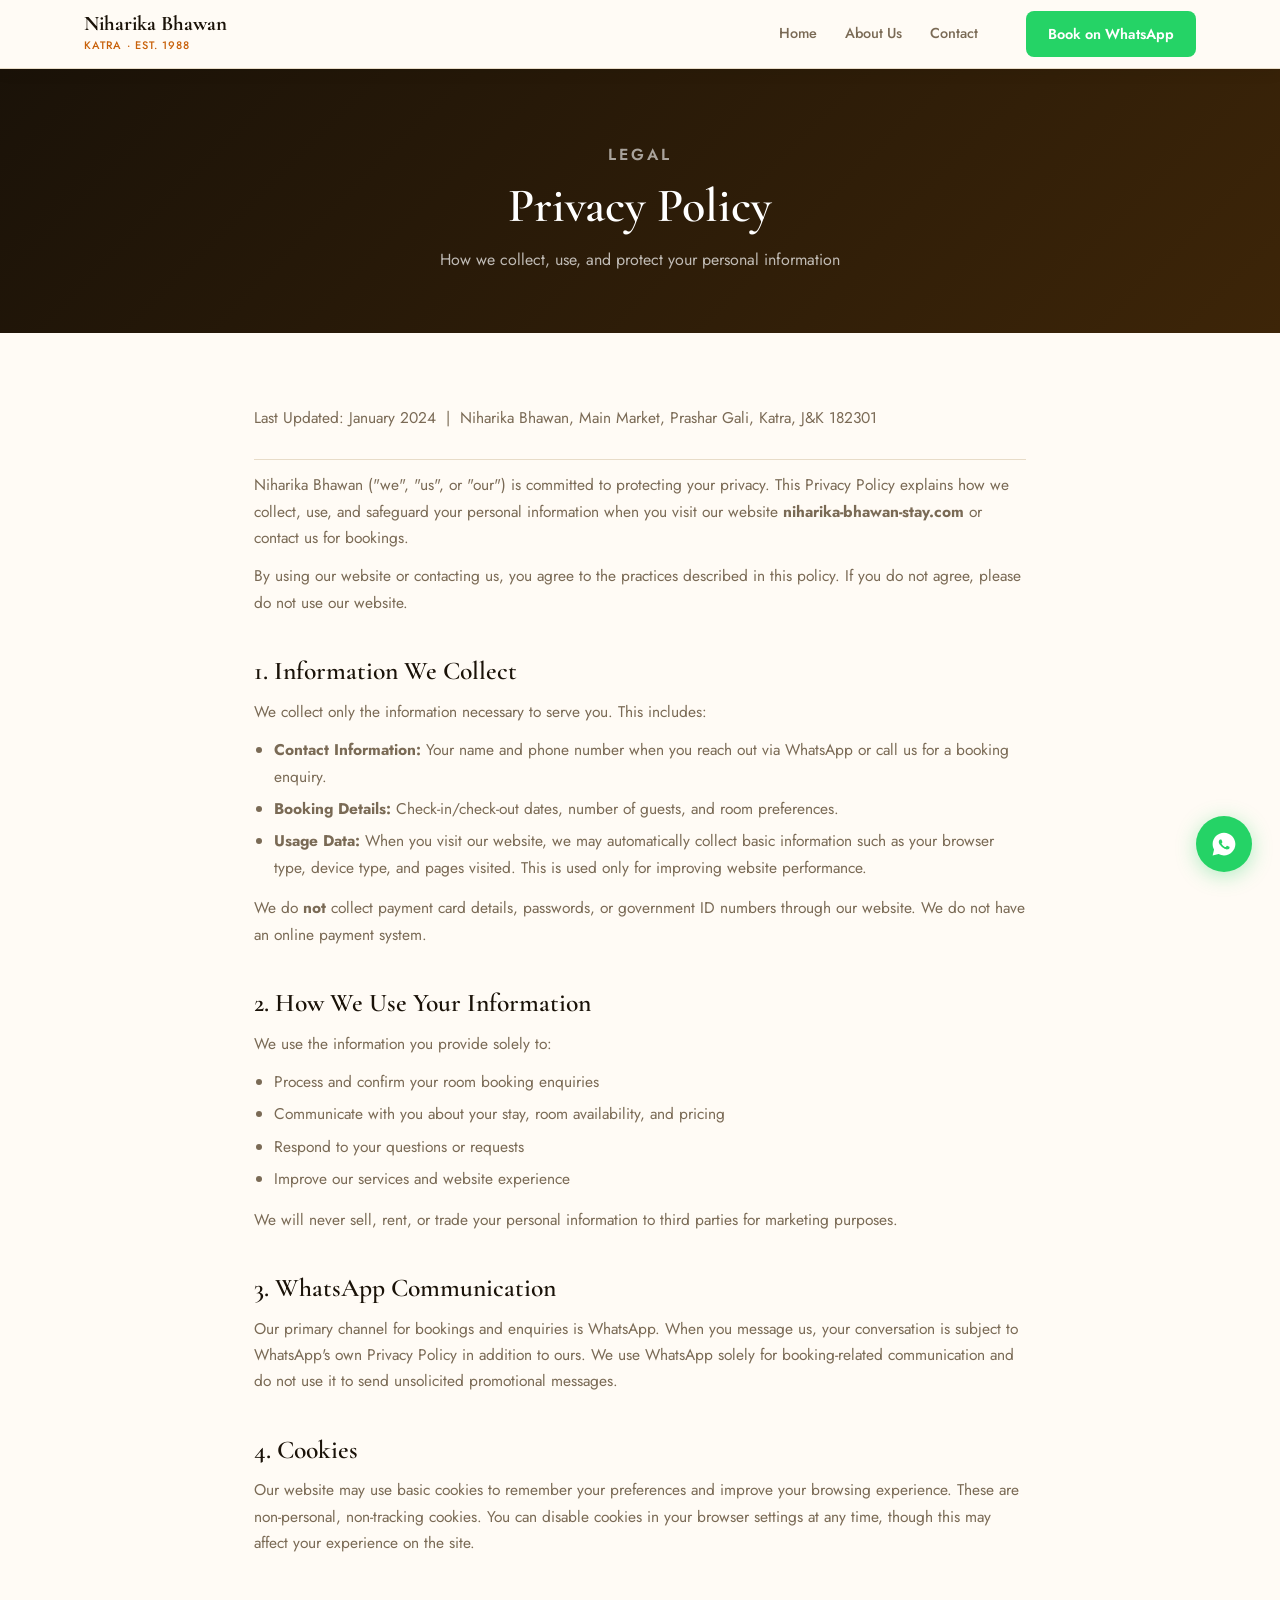
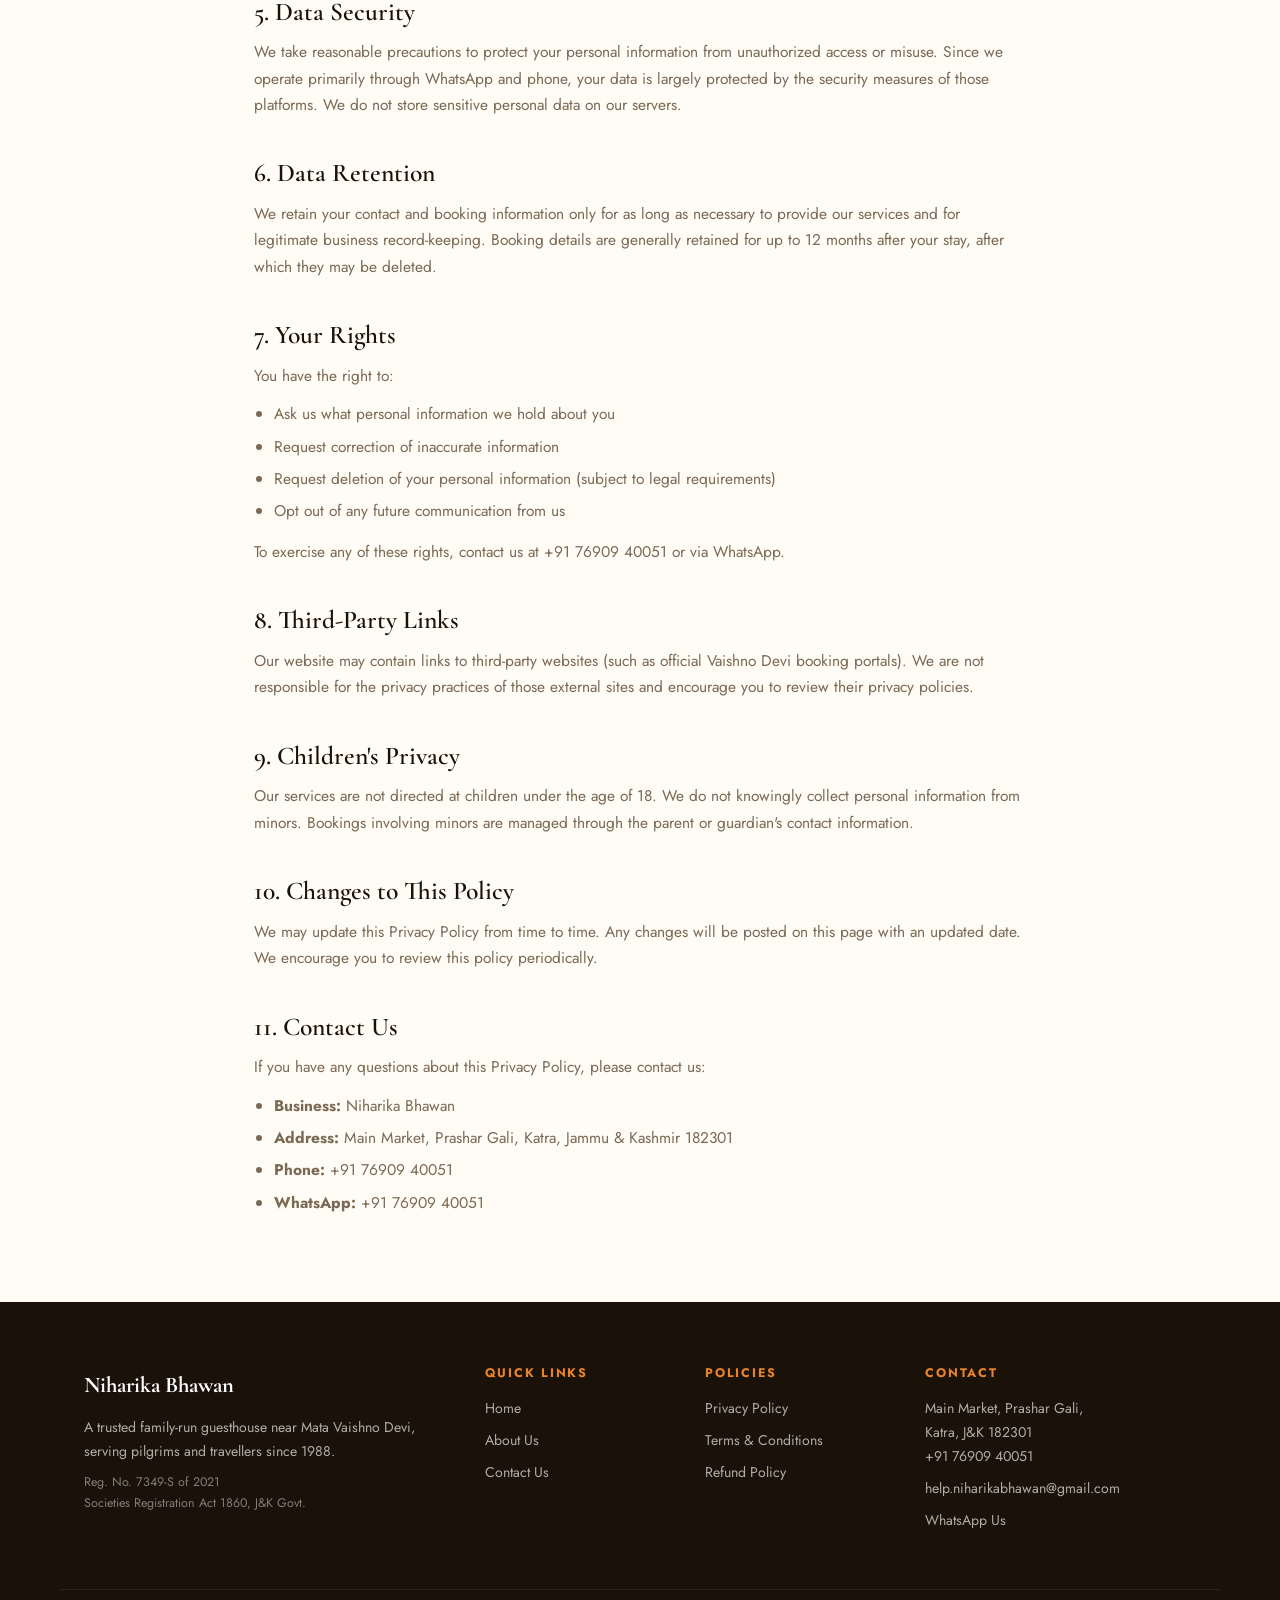
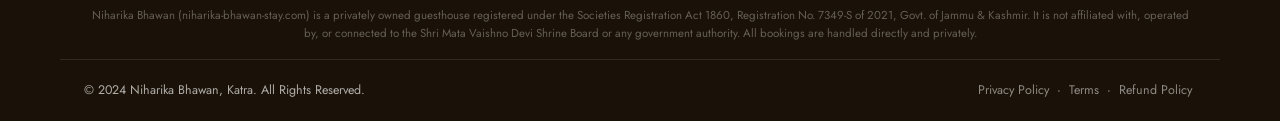
<file: privacy-policy.html>
<!DOCTYPE html>
<html lang="en">
<head>
  <!-- Google Ads Tag -->
  <script async src="https://www.googletagmanager.com/gtag/js?id=AW-18049205593"></script>
  <script>
    window.dataLayer = window.dataLayer || [];
    function gtag(){dataLayer.push(arguments);}
    gtag('js', new Date());
    gtag('config', 'AW-18049205593');
  </script>
  <!-- Google Tag Manager -->
  <script>(function(w,d,s,l,i){w[l]=w[l]||[];w[l].push({'gtm.start':
  new Date().getTime(),event:'gtm.js'});var f=d.getElementsByTagName(s)[0],
  j=d.createElement(s),dl=l!='dataLayer'?'&l='+l:'';j.async=true;j.src=
  'https://www.googletagmanager.com/gtm.js?id='+i+dl;f.parentNode.insertBefore(j,f);
  })(window,document,'script','dataLayer','GTM-W59STQXV');</script>
  <!-- End Google Tag Manager -->
  <meta charset="UTF-8"/>
  <meta name="viewport" content="width=device-width, initial-scale=1.0"/>
  <meta name="robots" content="index, follow"/>
  <link rel="canonical" href="https://www.niharika-bhawan-stay.com/privacy-policy.html"/>
  <title>Privacy Policy | Niharika Bhawan Katra</title>
  <meta name="description" content="Privacy Policy of Niharika Bhawan Katra — how we collect, use, and protect your personal information."/>
  <link rel="preconnect" href="https://fonts.googleapis.com"/>
  <link href="https://fonts.googleapis.com/css2?family=Cormorant+Garamond:wght@400;500;600;700&family=Jost:wght@300;400;500;600&display=swap" rel="stylesheet"/>
  <link rel="stylesheet" href="style.css"/>
  <link rel="icon" href="favicon.svg" type="image/svg+xml"/>
</head>
<body>
  <!-- Google Tag Manager (noscript) -->
  <noscript><iframe src="https://www.googletagmanager.com/ns.html?id=GTM-W59STQXV"
  height="0" width="0" style="display:none;visibility:hidden"></iframe></noscript>
  <!-- End Google Tag Manager (noscript) -->

  <header class="navbar">
    <div class="nav-inner">
      <a href="index.html" class="logo">
        <span class="logo-main">Niharika Bhawan</span>
        <span class="logo-sub">Katra · Est. 1988</span>
      </a>
      <nav class="nav-links">
        <a href="index.html">Home</a>
        <a href="about.html">About Us</a>
        <a href="contact.html">Contact</a>
      </nav>
      <a href="https://wa.me/917690940051" target="_blank" class="btn-whatsapp nav-cta">Book on WhatsApp</a>
      <button class="hamburger" id="hamburger" aria-label="Open menu">&#9776;</button>
    </div>
    <div class="mobile-menu" id="mobileMenu">
      <a href="index.html">Home</a>
      <a href="about.html">About Us</a>
      <a href="contact.html">Contact</a>
      <a href="https://wa.me/917690940051" target="_blank" class="btn-whatsapp">Book on WhatsApp</a>
    </div>
  </header>

  <section class="page-hero">
    <p class="section-eyebrow" style="color:rgba(255,255,255,0.6);">Legal</p>
    <h1>Privacy Policy</h1>
    <p>How we collect, use, and protect your personal information</p>
  </section>

  <section class="policy-section">
    <div class="policy-content">
      <p class="policy-last-updated">Last Updated: January 2024 &nbsp;|&nbsp; Niharika Bhawan, Main Market, Prashar Gali, Katra, J&K 182301</p>

      <p>Niharika Bhawan ("we", "us", or "our") is committed to protecting your privacy. This Privacy Policy explains how we collect, use, and safeguard your personal information when you visit our website <strong>niharika-bhawan-stay.com</strong> or contact us for bookings.</p>
      <p>By using our website or contacting us, you agree to the practices described in this policy. If you do not agree, please do not use our website.</p>

      <h2>1. Information We Collect</h2>
      <p>We collect only the information necessary to serve you. This includes:</p>
      <ul>
        <li><strong>Contact Information:</strong> Your name and phone number when you reach out via WhatsApp or call us for a booking enquiry.</li>
        <li><strong>Booking Details:</strong> Check-in/check-out dates, number of guests, and room preferences.</li>
        <li><strong>Usage Data:</strong> When you visit our website, we may automatically collect basic information such as your browser type, device type, and pages visited. This is used only for improving website performance.</li>
      </ul>
      <p>We do <strong>not</strong> collect payment card details, passwords, or government ID numbers through our website. We do not have an online payment system.</p>

      <h2>2. How We Use Your Information</h2>
      <p>We use the information you provide solely to:</p>
      <ul>
        <li>Process and confirm your room booking enquiries</li>
        <li>Communicate with you about your stay, room availability, and pricing</li>
        <li>Respond to your questions or requests</li>
        <li>Improve our services and website experience</li>
      </ul>
      <p>We will never sell, rent, or trade your personal information to third parties for marketing purposes.</p>

      <h2>3. WhatsApp Communication</h2>
      <p>Our primary channel for bookings and enquiries is WhatsApp. When you message us, your conversation is subject to WhatsApp's own Privacy Policy in addition to ours. We use WhatsApp solely for booking-related communication and do not use it to send unsolicited promotional messages.</p>

      <h2>4. Cookies</h2>
      <p>Our website may use basic cookies to remember your preferences and improve your browsing experience. These are non-personal, non-tracking cookies. You can disable cookies in your browser settings at any time, though this may affect your experience on the site.</p>

      <h2>5. Data Security</h2>
      <p>We take reasonable precautions to protect your personal information from unauthorized access or misuse. Since we operate primarily through WhatsApp and phone, your data is largely protected by the security measures of those platforms. We do not store sensitive personal data on our servers.</p>

      <h2>6. Data Retention</h2>
      <p>We retain your contact and booking information only for as long as necessary to provide our services and for legitimate business record-keeping. Booking details are generally retained for up to 12 months after your stay, after which they may be deleted.</p>

      <h2>7. Your Rights</h2>
      <p>You have the right to:</p>
      <ul>
        <li>Ask us what personal information we hold about you</li>
        <li>Request correction of inaccurate information</li>
        <li>Request deletion of your personal information (subject to legal requirements)</li>
        <li>Opt out of any future communication from us</li>
      </ul>
      <p>To exercise any of these rights, contact us at <a href="tel:+917690940051">+91 76909 40051</a> or via <a href="https://wa.me/917690940051" target="_blank">WhatsApp</a>.</p>

      <h2>8. Third-Party Links</h2>
      <p>Our website may contain links to third-party websites (such as official Vaishno Devi booking portals). We are not responsible for the privacy practices of those external sites and encourage you to review their privacy policies.</p>

      <h2>9. Children's Privacy</h2>
      <p>Our services are not directed at children under the age of 18. We do not knowingly collect personal information from minors. Bookings involving minors are managed through the parent or guardian's contact information.</p>

      <h2>10. Changes to This Policy</h2>
      <p>We may update this Privacy Policy from time to time. Any changes will be posted on this page with an updated date. We encourage you to review this policy periodically.</p>

      <h2>11. Contact Us</h2>
      <p>If you have any questions about this Privacy Policy, please contact us:</p>
      <ul>
        <li><strong>Business:</strong> Niharika Bhawan</li>
        <li><strong>Address:</strong> Main Market, Prashar Gali, Katra, Jammu & Kashmir 182301</li>
        <li><strong>Phone:</strong> <a href="tel:+917690940051">+91 76909 40051</a></li>
        <li><strong>WhatsApp:</strong> <a href="https://wa.me/917690940051" target="_blank">+91 76909 40051</a></li>
      </ul>
    </div>
  </section>

  <footer class="footer">
    <div class="container footer-grid">
      <div class="footer-col">
        <div class="footer-logo">Niharika Bhawan</div>
        <p>A trusted family-run guesthouse near Mata Vaishno Devi, serving pilgrims and travellers since 1988.</p>
        <p style="font-size:0.78rem;margin-top:8px;color:rgba(255,255,255,0.45);">Reg. No. 7349-S of 2021<br/>Societies Registration Act 1860, J&amp;K Govt.</p>
      </div>
      <div class="footer-col">
        <h4>Quick Links</h4>
        <a href="index.html">Home</a>
        <a href="about.html">About Us</a>
        <a href="contact.html">Contact Us</a>
      </div>
      <div class="footer-col">
        <h4>Policies</h4>
        <a href="privacy-policy.html">Privacy Policy</a>
        <a href="terms.html">Terms & Conditions</a>
        <a href="refund-policy.html">Refund Policy</a>
      </div>
      <div class="footer-col">
        <h4>Contact</h4>
        <p>Main Market, Prashar Gali,<br/>Katra, J&K 182301</p>
        <a href="tel:+917690940051">+91 76909 40051</a>
        <a href="mailto:help.niharikabhawan@gmail.com">help.niharikabhawan@gmail.com</a>
        <a href="https://wa.me/917690940051" target="_blank">WhatsApp Us</a>
      </div>
    </div>
      <div class="footer-disclaimer">
        <p>Niharika Bhawan (niharika-bhawan-stay.com) is a privately owned guesthouse registered under the Societies Registration Act 1860, Registration No. 7349-S of 2021, Govt. of Jammu &amp; Kashmir. It is not affiliated with, operated by, or connected to the Shri Mata Vaishno Devi Shrine Board or any government authority. All bookings are handled directly and privately.</p>
      </div>
    <div class="footer-bottom">
      <p>© 2024 Niharika Bhawan, Katra. All Rights Reserved.</p>
      <p><a href="privacy-policy.html">Privacy Policy</a> · <a href="terms.html">Terms</a> · <a href="refund-policy.html">Refund Policy</a></p>
    </div>
  </footer>

  <a href="https://wa.me/917690940051" target="_blank" class="float-wa" aria-label="Chat on WhatsApp">
    <svg viewBox="0 0 32 32" fill="none" xmlns="http://www.w3.org/2000/svg" width="28" height="28"><path fill="#fff" d="M16 3C8.82 3 3 8.82 3 16c0 2.3.6 4.47 1.65 6.35L3 29l6.85-1.6A13 13 0 0016 29c7.18 0 13-5.82 13-13S23.18 3 16 3zm6.4 17.6c-.27.76-1.57 1.46-2.14 1.5-.57.05-1.1.25-3.72-.78-3.13-1.23-5.13-4.42-5.28-4.63-.15-.2-1.22-1.63-1.22-3.1 0-1.48.77-2.2 1.05-2.5.27-.3.6-.37.8-.37l.57.01c.18 0 .43-.07.67.51.27.63.9 2.18.98 2.34.08.16.13.34.03.55-.1.2-.16.33-.31.51-.16.18-.33.4-.47.54-.16.15-.32.32-.14.62.18.3.8 1.32 1.72 2.13 1.18 1.05 2.18 1.38 2.49 1.53.3.15.48.13.66-.08.18-.2.77-.9.97-1.2.2-.3.4-.25.67-.15.27.1 1.72.81 2.02.96.3.15.5.22.57.34.08.12.08.7-.19 1.46z"/></svg>
  </a>

  <script src="main.js"></script>
</body>
</html>
</file>
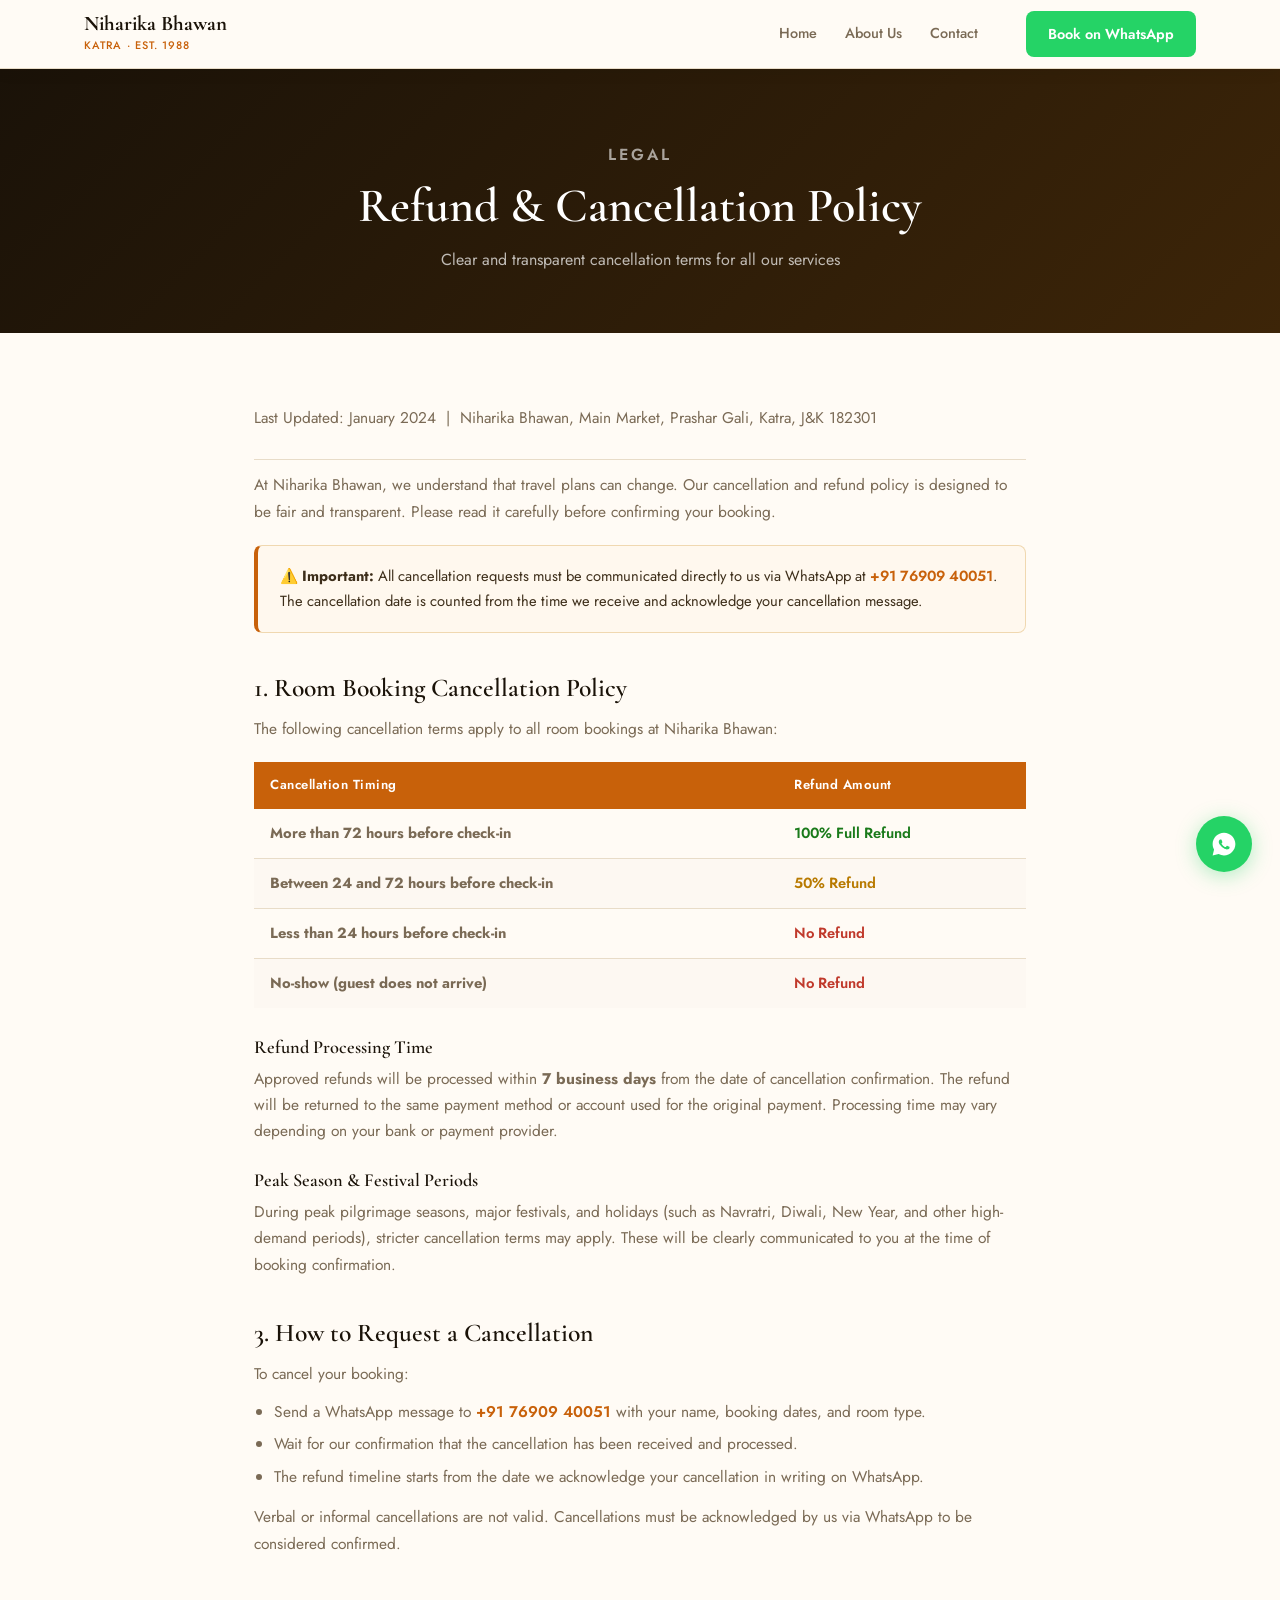
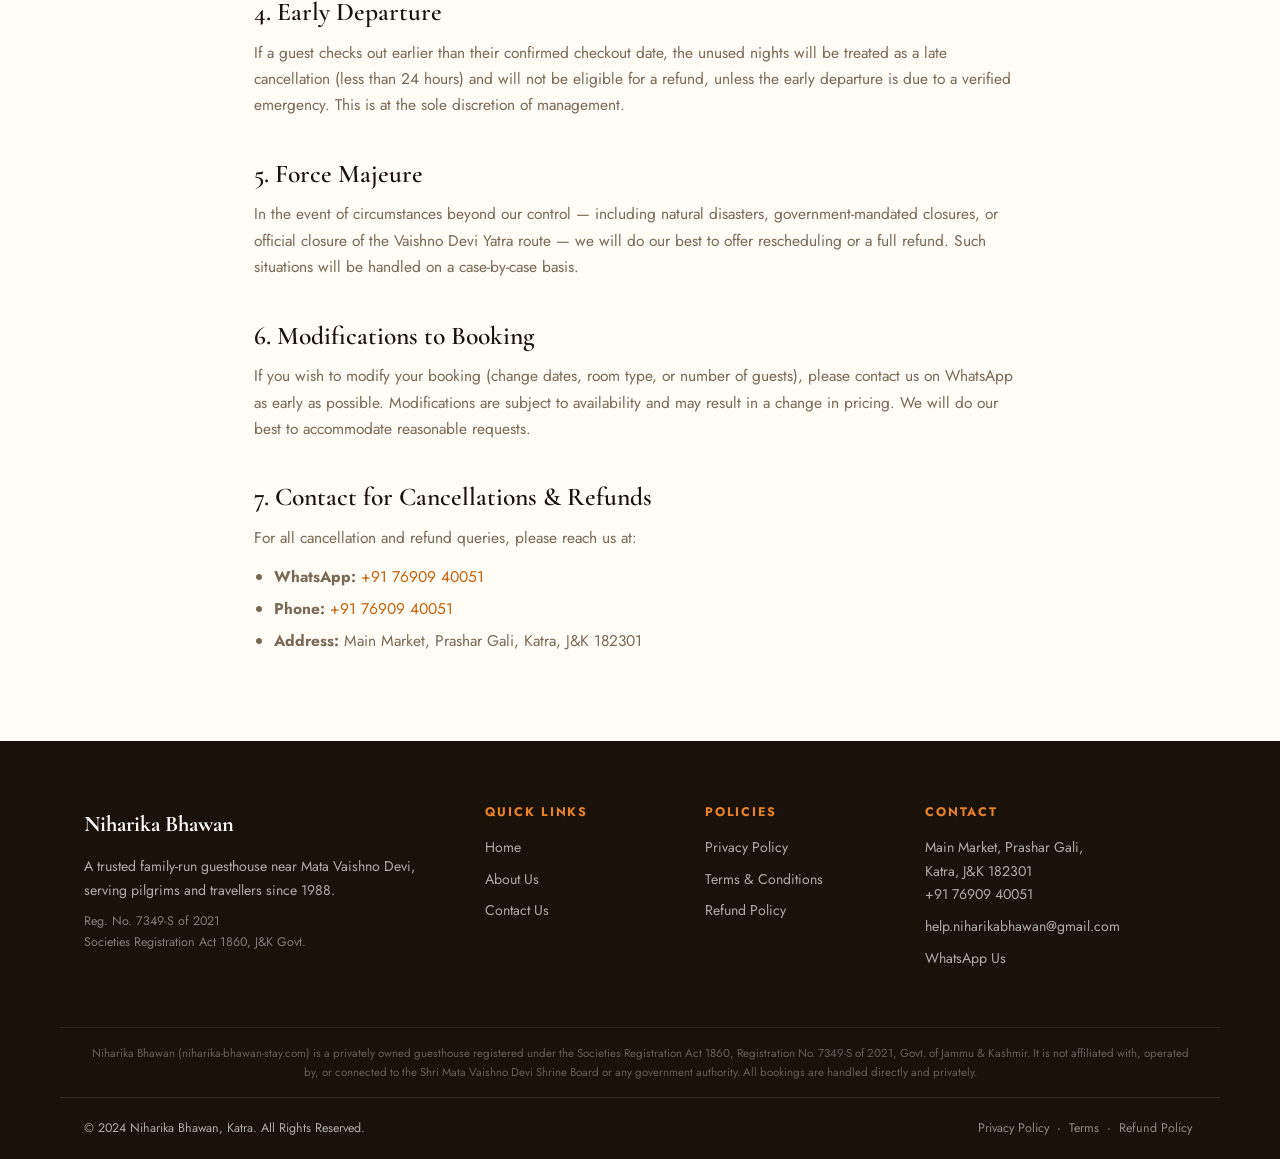
<file: refund-policy.html>
<!DOCTYPE html>
<html lang="en">
<head>
  <!-- Google Ads Tag -->
  <script async src="https://www.googletagmanager.com/gtag/js?id=AW-18049205593"></script>
  <script>
    window.dataLayer = window.dataLayer || [];
    function gtag(){dataLayer.push(arguments);}
    gtag('js', new Date());
    gtag('config', 'AW-18049205593');
  </script>
  <!-- Google Tag Manager -->
  <script>(function(w,d,s,l,i){w[l]=w[l]||[];w[l].push({'gtm.start':
  new Date().getTime(),event:'gtm.js'});var f=d.getElementsByTagName(s)[0],
  j=d.createElement(s),dl=l!='dataLayer'?'&l='+l:'';j.async=true;j.src=
  'https://www.googletagmanager.com/gtm.js?id='+i+dl;f.parentNode.insertBefore(j,f);
  })(window,document,'script','dataLayer','GTM-W59STQXV');</script>
  <!-- End Google Tag Manager -->
  <meta charset="UTF-8"/>
  <meta name="viewport" content="width=device-width, initial-scale=1.0"/>
  <meta name="robots" content="index, follow"/>
  <link rel="canonical" href="https://www.niharika-bhawan-stay.com/refund-policy.html"/>
  <title>Refund & Cancellation Policy | Niharika Bhawan Katra</title>
  <meta name="description" content="Refund and Cancellation Policy for Niharika Bhawan Katra — understand our cancellation terms for room bookings."/>
  <link rel="preconnect" href="https://fonts.googleapis.com"/>
  <link href="https://fonts.googleapis.com/css2?family=Cormorant+Garamond:wght@400;500;600;700&family=Jost:wght@300;400;500;600&display=swap" rel="stylesheet"/>
  <link rel="stylesheet" href="style.css"/>
  <style>
    .policy-table {
      width: 100%;
      border-collapse: collapse;
      margin: 20px 0 28px;
      font-size: 0.92rem;
    }
    .policy-table th {
      background: var(--saffron);
      color: #fff;
      padding: 12px 16px;
      text-align: left;
      font-family: 'Jost', sans-serif;
      font-weight: 600;
      font-size: 0.82rem;
      letter-spacing: 0.04em;
    }
    .policy-table td {
      padding: 12px 16px;
      border-bottom: 1px solid var(--border);
      color: var(--text-muted);
      vertical-align: top;
    }
    .policy-table tr:last-child td { border-bottom: none; }
    .policy-table tr:nth-child(even) td { background: var(--cream); }
    .highlight-box {
      background: #FFF8EE;
      border: 1px solid #F0D8B0;
      border-left: 4px solid var(--saffron);
      border-radius: 8px;
      padding: 18px 22px;
      margin: 20px 0;
      font-size: 0.92rem;
      color: var(--text);
    }
  </style>
  <link rel="icon" href="favicon.svg" type="image/svg+xml"/>
</head>
<body>
  <!-- Google Tag Manager (noscript) -->
  <noscript><iframe src="https://www.googletagmanager.com/ns.html?id=GTM-W59STQXV"
  height="0" width="0" style="display:none;visibility:hidden"></iframe></noscript>
  <!-- End Google Tag Manager (noscript) -->

  <header class="navbar">
    <div class="nav-inner">
      <a href="index.html" class="logo">
        <span class="logo-main">Niharika Bhawan</span>
        <span class="logo-sub">Katra · Est. 1988</span>
      </a>
      <nav class="nav-links">
        <a href="index.html">Home</a>
        <a href="about.html">About Us</a>
        <a href="contact.html">Contact</a>
      </nav>
      <a href="https://wa.me/917690940051" target="_blank" class="btn-whatsapp nav-cta">Book on WhatsApp</a>
      <button class="hamburger" id="hamburger" aria-label="Open menu">&#9776;</button>
    </div>
    <div class="mobile-menu" id="mobileMenu">
      <a href="index.html">Home</a>
      <a href="about.html">About Us</a>
      <a href="contact.html">Contact</a>
      <a href="https://wa.me/917690940051" target="_blank" class="btn-whatsapp">Book on WhatsApp</a>
    </div>
  </header>

  <section class="page-hero">
    <p class="section-eyebrow" style="color:rgba(255,255,255,0.6);">Legal</p>
    <h1>Refund & Cancellation Policy</h1>
    <p>Clear and transparent cancellation terms for all our services</p>
  </section>

  <section class="policy-section">
    <div class="policy-content">
      <p class="policy-last-updated">Last Updated: January 2024 &nbsp;|&nbsp; Niharika Bhawan, Main Market, Prashar Gali, Katra, J&K 182301</p>

      <p>At Niharika Bhawan, we understand that travel plans can change. Our cancellation and refund policy is designed to be fair and transparent. Please read it carefully before confirming your booking.</p>

      <div class="highlight-box">
        ⚠️ <strong>Important:</strong> All cancellation requests must be communicated directly to us via WhatsApp at <a href="https://wa.me/917690940051" target="_blank" style="color:var(--saffron); font-weight:600;">+91 76909 40051</a>. The cancellation date is counted from the time we receive and acknowledge your cancellation message.
      </div>

      <h2>1. Room Booking Cancellation Policy</h2>
      <p>The following cancellation terms apply to all room bookings at Niharika Bhawan:</p>

      <table class="policy-table">
        <thead>
          <tr>
            <th>Cancellation Timing</th>
            <th>Refund Amount</th>
          </tr>
        </thead>
        <tbody>
          <tr>
            <td><strong>More than 72 hours before check-in</strong></td>
            <td style="color:#1a7a1a; font-weight:600;">100% Full Refund</td>
          </tr>
          <tr>
            <td><strong>Between 24 and 72 hours before check-in</strong></td>
            <td style="color:#b87a00; font-weight:600;">50% Refund</td>
          </tr>
          <tr>
            <td><strong>Less than 24 hours before check-in</strong></td>
            <td style="color:#c0392b; font-weight:600;">No Refund</td>
          </tr>
          <tr>
            <td><strong>No-show (guest does not arrive)</strong></td>
            <td style="color:#c0392b; font-weight:600;">No Refund</td>
          </tr>
        </tbody>
      </table>

      <h3>Refund Processing Time</h3>
      <p>Approved refunds will be processed within <strong>7 business days</strong> from the date of cancellation confirmation. The refund will be returned to the same payment method or account used for the original payment. Processing time may vary depending on your bank or payment provider.</p>

      <h3>Peak Season & Festival Periods</h3>
      <p>During peak pilgrimage seasons, major festivals, and holidays (such as Navratri, Diwali, New Year, and other high-demand periods), stricter cancellation terms may apply. These will be clearly communicated to you at the time of booking confirmation.</p>

      <h2>3. How to Request a Cancellation</h2>
      <p>To cancel your booking:</p>
      <ul>
        <li>Send a WhatsApp message to <a href="https://wa.me/917690940051" target="_blank" style="color:var(--saffron); font-weight:600;">+91 76909 40051</a> with your name, booking dates, and room type.</li>
        <li>Wait for our confirmation that the cancellation has been received and processed.</li>
        <li>The refund timeline starts from the date we acknowledge your cancellation in writing on WhatsApp.</li>
      </ul>
      <p>Verbal or informal cancellations are not valid. Cancellations must be acknowledged by us via WhatsApp to be considered confirmed.</p>

      <h2>4. Early Departure</h2>
      <p>If a guest checks out earlier than their confirmed checkout date, the unused nights will be treated as a late cancellation (less than 24 hours) and will not be eligible for a refund, unless the early departure is due to a verified emergency. This is at the sole discretion of management.</p>

      <h2>5. Force Majeure</h2>
      <p>In the event of circumstances beyond our control — including natural disasters, government-mandated closures, or official closure of the Vaishno Devi Yatra route — we will do our best to offer rescheduling or a full refund. Such situations will be handled on a case-by-case basis.</p>

      <h2>6. Modifications to Booking</h2>
      <p>If you wish to modify your booking (change dates, room type, or number of guests), please contact us on WhatsApp as early as possible. Modifications are subject to availability and may result in a change in pricing. We will do our best to accommodate reasonable requests.</p>

      <h2>7. Contact for Cancellations & Refunds</h2>
      <p>For all cancellation and refund queries, please reach us at:</p>
      <ul>
        <li><strong>WhatsApp:</strong> <a href="https://wa.me/917690940051" target="_blank" style="color:var(--saffron);">+91 76909 40051</a></li>
        <li><strong>Phone:</strong> <a href="tel:+917690940051" style="color:var(--saffron);">+91 76909 40051</a></li>
        <li><strong>Address:</strong> Main Market, Prashar Gali, Katra, J&K 182301</li>
      </ul>
    </div>
  </section>

  <footer class="footer">
    <div class="container footer-grid">
      <div class="footer-col">
        <div class="footer-logo">Niharika Bhawan</div>
        <p>A trusted family-run guesthouse near Mata Vaishno Devi, serving pilgrims and travellers since 1988.</p>
        <p style="font-size:0.78rem;margin-top:8px;color:rgba(255,255,255,0.45);">Reg. No. 7349-S of 2021<br/>Societies Registration Act 1860, J&amp;K Govt.</p>
      </div>
      <div class="footer-col">
        <h4>Quick Links</h4>
        <a href="index.html">Home</a>
        <a href="about.html">About Us</a>
        <a href="contact.html">Contact Us</a>
      </div>
      <div class="footer-col">
        <h4>Policies</h4>
        <a href="privacy-policy.html">Privacy Policy</a>
        <a href="terms.html">Terms & Conditions</a>
        <a href="refund-policy.html">Refund Policy</a>
      </div>
      <div class="footer-col">
        <h4>Contact</h4>
        <p>Main Market, Prashar Gali,<br/>Katra, J&K 182301</p>
        <a href="tel:+917690940051">+91 76909 40051</a>
        <a href="mailto:help.niharikabhawan@gmail.com">help.niharikabhawan@gmail.com</a>
        <a href="https://wa.me/917690940051" target="_blank">WhatsApp Us</a>
      </div>
    </div>
      <div class="footer-disclaimer">
        <p>Niharika Bhawan (niharika-bhawan-stay.com) is a privately owned guesthouse registered under the Societies Registration Act 1860, Registration No. 7349-S of 2021, Govt. of Jammu &amp; Kashmir. It is not affiliated with, operated by, or connected to the Shri Mata Vaishno Devi Shrine Board or any government authority. All bookings are handled directly and privately.</p>
      </div>
    <div class="footer-bottom">
      <p>© 2024 Niharika Bhawan, Katra. All Rights Reserved.</p>
      <p><a href="privacy-policy.html">Privacy Policy</a> · <a href="terms.html">Terms</a> · <a href="refund-policy.html">Refund Policy</a></p>
    </div>
  </footer>

  <a href="https://wa.me/917690940051" target="_blank" class="float-wa" aria-label="Chat on WhatsApp">
    <svg viewBox="0 0 32 32" fill="none" xmlns="http://www.w3.org/2000/svg" width="28" height="28"><path fill="#fff" d="M16 3C8.82 3 3 8.82 3 16c0 2.3.6 4.47 1.65 6.35L3 29l6.85-1.6A13 13 0 0016 29c7.18 0 13-5.82 13-13S23.18 3 16 3zm6.4 17.6c-.27.76-1.57 1.46-2.14 1.5-.57.05-1.1.25-3.72-.78-3.13-1.23-5.13-4.42-5.28-4.63-.15-.2-1.22-1.63-1.22-3.1 0-1.48.77-2.2 1.05-2.5.27-.3.6-.37.8-.37l.57.01c.18 0 .43-.07.67.51.27.63.9 2.18.98 2.34.08.16.13.34.03.55-.1.2-.16.33-.31.51-.16.18-.33.4-.47.54-.16.15-.32.32-.14.62.18.3.8 1.32 1.72 2.13 1.18 1.05 2.18 1.38 2.49 1.53.3.15.48.13.66-.08.18-.2.77-.9.97-1.2.2-.3.4-.25.67-.15.27.1 1.72.81 2.02.96.3.15.5.22.57.34.08.12.08.7-.19 1.46z"/></svg>
  </a>

  <script src="main.js"></script>
</body>
</html>
</file>
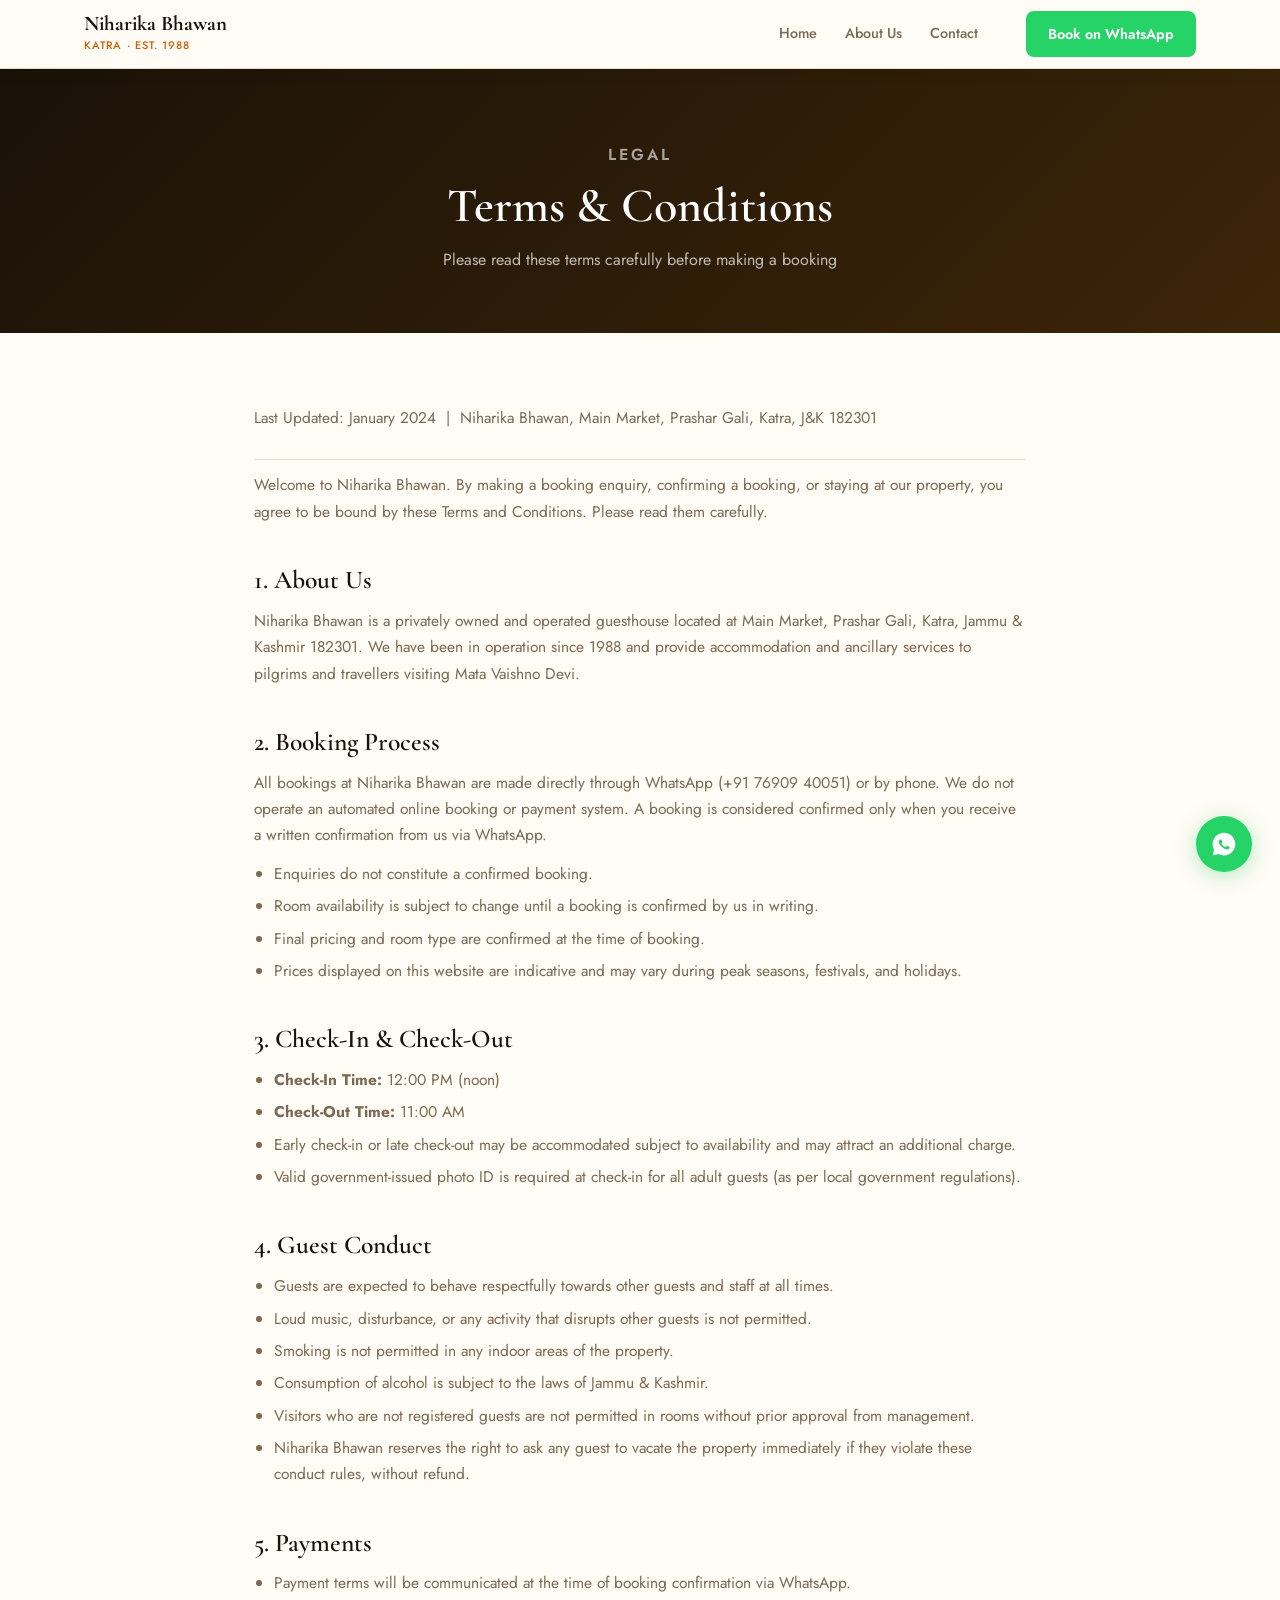
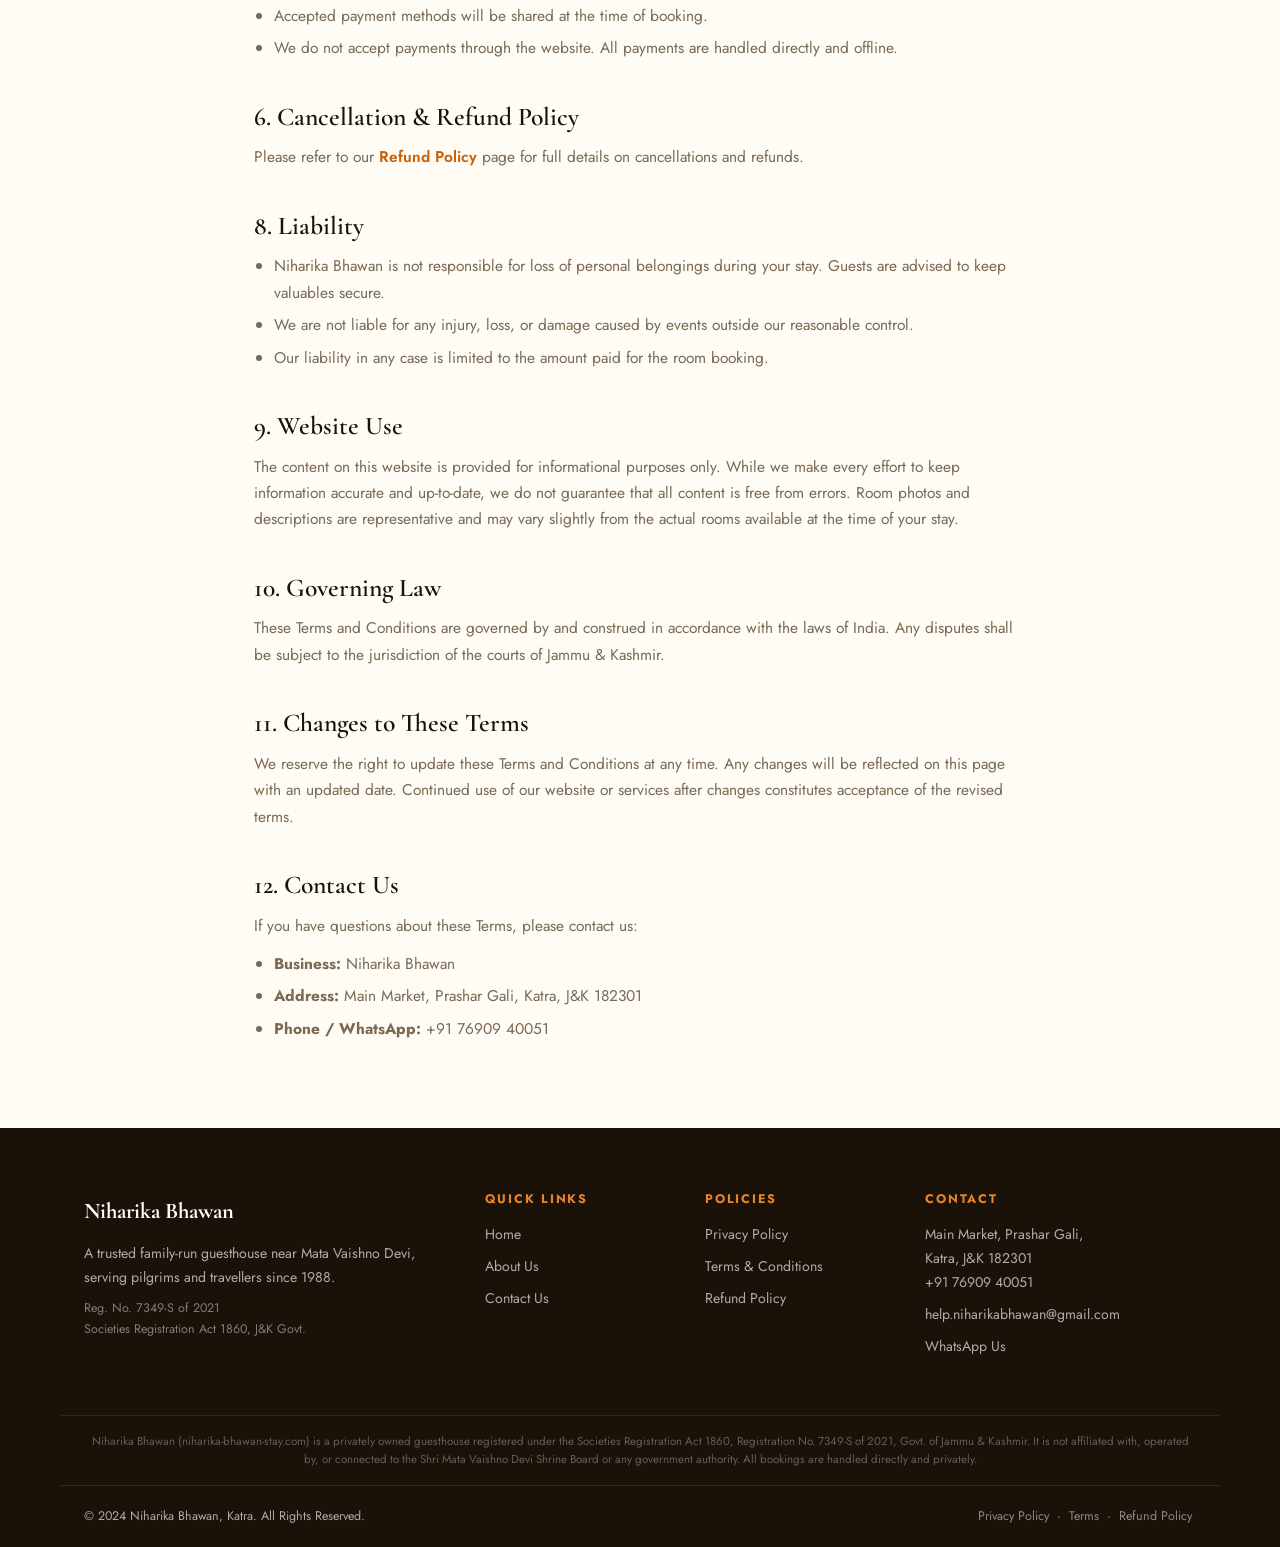
<file: terms.html>
<!DOCTYPE html>
<html lang="en">
<head>
  <!-- Google Ads Tag -->
  <script async src="https://www.googletagmanager.com/gtag/js?id=AW-18049205593"></script>
  <script>
    window.dataLayer = window.dataLayer || [];
    function gtag(){dataLayer.push(arguments);}
    gtag('js', new Date());
    gtag('config', 'AW-18049205593');
  </script>
  <!-- Google Tag Manager -->
  <script>(function(w,d,s,l,i){w[l]=w[l]||[];w[l].push({'gtm.start':
  new Date().getTime(),event:'gtm.js'});var f=d.getElementsByTagName(s)[0],
  j=d.createElement(s),dl=l!='dataLayer'?'&l='+l:'';j.async=true;j.src=
  'https://www.googletagmanager.com/gtm.js?id='+i+dl;f.parentNode.insertBefore(j,f);
  })(window,document,'script','dataLayer','GTM-W59STQXV');</script>
  <!-- End Google Tag Manager -->
  <meta charset="UTF-8"/>
  <meta name="viewport" content="width=device-width, initial-scale=1.0"/>
  <meta name="robots" content="index, follow"/>
  <link rel="canonical" href="https://www.niharika-bhawan-stay.com/terms.html"/>
  <title>Terms & Conditions | Niharika Bhawan Katra</title>
  <meta name="description" content="Terms and Conditions for staying at Niharika Bhawan Katra — booking rules, guest policies, and service terms."/>
  <link rel="preconnect" href="https://fonts.googleapis.com"/>
  <link href="https://fonts.googleapis.com/css2?family=Cormorant+Garamond:wght@400;500;600;700&family=Jost:wght@300;400;500;600&display=swap" rel="stylesheet"/>
  <link rel="stylesheet" href="style.css"/>
  <link rel="icon" href="favicon.svg" type="image/svg+xml"/>
</head>
<body>
  <!-- Google Tag Manager (noscript) -->
  <noscript><iframe src="https://www.googletagmanager.com/ns.html?id=GTM-W59STQXV"
  height="0" width="0" style="display:none;visibility:hidden"></iframe></noscript>
  <!-- End Google Tag Manager (noscript) -->

  <header class="navbar">
    <div class="nav-inner">
      <a href="index.html" class="logo">
        <span class="logo-main">Niharika Bhawan</span>
        <span class="logo-sub">Katra · Est. 1988</span>
      </a>
      <nav class="nav-links">
        <a href="index.html">Home</a>
        <a href="about.html">About Us</a>
        <a href="contact.html">Contact</a>
      </nav>
      <a href="https://wa.me/917690940051" target="_blank" class="btn-whatsapp nav-cta">Book on WhatsApp</a>
      <button class="hamburger" id="hamburger" aria-label="Open menu">&#9776;</button>
    </div>
    <div class="mobile-menu" id="mobileMenu">
      <a href="index.html">Home</a>
      <a href="about.html">About Us</a>
      <a href="contact.html">Contact</a>
      <a href="https://wa.me/917690940051" target="_blank" class="btn-whatsapp">Book on WhatsApp</a>
    </div>
  </header>

  <section class="page-hero">
    <p class="section-eyebrow" style="color:rgba(255,255,255,0.6);">Legal</p>
    <h1>Terms & Conditions</h1>
    <p>Please read these terms carefully before making a booking</p>
  </section>

  <section class="policy-section">
    <div class="policy-content">
      <p class="policy-last-updated">Last Updated: January 2024 &nbsp;|&nbsp; Niharika Bhawan, Main Market, Prashar Gali, Katra, J&K 182301</p>

      <p>Welcome to Niharika Bhawan. By making a booking enquiry, confirming a booking, or staying at our property, you agree to be bound by these Terms and Conditions. Please read them carefully.</p>

      <h2>1. About Us</h2>
      <p>Niharika Bhawan is a privately owned and operated guesthouse located at Main Market, Prashar Gali, Katra, Jammu & Kashmir 182301. We have been in operation since 1988 and provide accommodation and ancillary services to pilgrims and travellers visiting Mata Vaishno Devi.</p>

      <h2>2. Booking Process</h2>
      <p>All bookings at Niharika Bhawan are made directly through WhatsApp (+91 76909 40051) or by phone. We do not operate an automated online booking or payment system. A booking is considered confirmed only when you receive a written confirmation from us via WhatsApp.</p>
      <ul>
        <li>Enquiries do not constitute a confirmed booking.</li>
        <li>Room availability is subject to change until a booking is confirmed by us in writing.</li>
        <li>Final pricing and room type are confirmed at the time of booking.</li>
        <li>Prices displayed on this website are indicative and may vary during peak seasons, festivals, and holidays.</li>
      </ul>

      <h2>3. Check-In & Check-Out</h2>
      <ul>
        <li><strong>Check-In Time:</strong> 12:00 PM (noon)</li>
        <li><strong>Check-Out Time:</strong> 11:00 AM</li>
        <li>Early check-in or late check-out may be accommodated subject to availability and may attract an additional charge.</li>
        <li>Valid government-issued photo ID is required at check-in for all adult guests (as per local government regulations).</li>
      </ul>

      <h2>4. Guest Conduct</h2>
      <ul>
        <li>Guests are expected to behave respectfully towards other guests and staff at all times.</li>
        <li>Loud music, disturbance, or any activity that disrupts other guests is not permitted.</li>
        <li>Smoking is not permitted in any indoor areas of the property.</li>
        <li>Consumption of alcohol is subject to the laws of Jammu & Kashmir.</li>
        <li>Visitors who are not registered guests are not permitted in rooms without prior approval from management.</li>
        <li>Niharika Bhawan reserves the right to ask any guest to vacate the property immediately if they violate these conduct rules, without refund.</li>
      </ul>

      <h2>5. Payments</h2>
      <ul>
        <li>Payment terms will be communicated at the time of booking confirmation via WhatsApp.</li>
        <li>Accepted payment methods will be shared at the time of booking.</li>
        <li>We do not accept payments through the website. All payments are handled directly and offline.</li>
      </ul>

      <h2>6. Cancellation & Refund Policy</h2>
      <p>Please refer to our <a href="refund-policy.html" style="color:var(--saffron); font-weight:600;">Refund Policy</a> page for full details on cancellations and refunds.</p>

      <h2>8. Liability</h2>
      <ul>
        <li>Niharika Bhawan is not responsible for loss of personal belongings during your stay. Guests are advised to keep valuables secure.</li>
        <li>We are not liable for any injury, loss, or damage caused by events outside our reasonable control.</li>
        <li>Our liability in any case is limited to the amount paid for the room booking.</li>
      </ul>

      <h2>9. Website Use</h2>
      <p>The content on this website is provided for informational purposes only. While we make every effort to keep information accurate and up-to-date, we do not guarantee that all content is free from errors. Room photos and descriptions are representative and may vary slightly from the actual rooms available at the time of your stay.</p>

      <h2>10. Governing Law</h2>
      <p>These Terms and Conditions are governed by and construed in accordance with the laws of India. Any disputes shall be subject to the jurisdiction of the courts of Jammu & Kashmir.</p>

      <h2>11. Changes to These Terms</h2>
      <p>We reserve the right to update these Terms and Conditions at any time. Any changes will be reflected on this page with an updated date. Continued use of our website or services after changes constitutes acceptance of the revised terms.</p>

      <h2>12. Contact Us</h2>
      <p>If you have questions about these Terms, please contact us:</p>
      <ul>
        <li><strong>Business:</strong> Niharika Bhawan</li>
        <li><strong>Address:</strong> Main Market, Prashar Gali, Katra, J&K 182301</li>
        <li><strong>Phone / WhatsApp:</strong> <a href="tel:+917690940051">+91 76909 40051</a></li>
      </ul>
    </div>
  </section>

  <footer class="footer">
    <div class="container footer-grid">
      <div class="footer-col">
        <div class="footer-logo">Niharika Bhawan</div>
        <p>A trusted family-run guesthouse near Mata Vaishno Devi, serving pilgrims and travellers since 1988.</p>
        <p style="font-size:0.78rem;margin-top:8px;color:rgba(255,255,255,0.45);">Reg. No. 7349-S of 2021<br/>Societies Registration Act 1860, J&amp;K Govt.</p>
      </div>
      <div class="footer-col">
        <h4>Quick Links</h4>
        <a href="index.html">Home</a>
        <a href="about.html">About Us</a>
        <a href="contact.html">Contact Us</a>
      </div>
      <div class="footer-col">
        <h4>Policies</h4>
        <a href="privacy-policy.html">Privacy Policy</a>
        <a href="terms.html">Terms & Conditions</a>
        <a href="refund-policy.html">Refund Policy</a>
      </div>
      <div class="footer-col">
        <h4>Contact</h4>
        <p>Main Market, Prashar Gali,<br/>Katra, J&K 182301</p>
        <a href="tel:+917690940051">+91 76909 40051</a>
        <a href="mailto:help.niharikabhawan@gmail.com">help.niharikabhawan@gmail.com</a>
        <a href="https://wa.me/917690940051" target="_blank">WhatsApp Us</a>
      </div>
    </div>
      <div class="footer-disclaimer">
        <p>Niharika Bhawan (niharika-bhawan-stay.com) is a privately owned guesthouse registered under the Societies Registration Act 1860, Registration No. 7349-S of 2021, Govt. of Jammu &amp; Kashmir. It is not affiliated with, operated by, or connected to the Shri Mata Vaishno Devi Shrine Board or any government authority. All bookings are handled directly and privately.</p>
      </div>
    <div class="footer-bottom">
      <p>© 2024 Niharika Bhawan, Katra. All Rights Reserved.</p>
      <p><a href="privacy-policy.html">Privacy Policy</a> · <a href="terms.html">Terms</a> · <a href="refund-policy.html">Refund Policy</a></p>
    </div>
  </footer>

  <a href="https://wa.me/917690940051" target="_blank" class="float-wa" aria-label="Chat on WhatsApp">
    <svg viewBox="0 0 32 32" fill="none" xmlns="http://www.w3.org/2000/svg" width="28" height="28"><path fill="#fff" d="M16 3C8.82 3 3 8.82 3 16c0 2.3.6 4.47 1.65 6.35L3 29l6.85-1.6A13 13 0 0016 29c7.18 0 13-5.82 13-13S23.18 3 16 3zm6.4 17.6c-.27.76-1.57 1.46-2.14 1.5-.57.05-1.1.25-3.72-.78-3.13-1.23-5.13-4.42-5.28-4.63-.15-.2-1.22-1.63-1.22-3.1 0-1.48.77-2.2 1.05-2.5.27-.3.6-.37.8-.37l.57.01c.18 0 .43-.07.67.51.27.63.9 2.18.98 2.34.08.16.13.34.03.55-.1.2-.16.33-.31.51-.16.18-.33.4-.47.54-.16.15-.32.32-.14.62.18.3.8 1.32 1.72 2.13 1.18 1.05 2.18 1.38 2.49 1.53.3.15.48.13.66-.08.18-.2.77-.9.97-1.2.2-.3.4-.25.67-.15.27.1 1.72.81 2.02.96.3.15.5.22.57.34.08.12.08.7-.19 1.46z"/></svg>
  </a>

  <script src="main.js"></script>
</body>
</html>
</file>
<file: style.css>
/* =============================================
   NIHARIKA BHAWAN - MAIN STYLESHEET
   Aesthetic: Refined Spiritual Luxury
   Fonts: Cormorant Garamond + Jost
============================================= */

:root {
  --saffron: #C8610A;
  --saffron-light: #E8832A;
  --gold: #B8923A;
  --cream: #FDF8F2;
  --warm-white: #FFFBF5;
  --dark: #1A1208;
  --text: #3D2E1A;
  --text-muted: #7A6A55;
  --border: #E8DCC8;
  --green-wa: #25D366;
  --shadow: 0 4px 32px rgba(26,18,8,0.10);
  --radius: 14px;
}

*, *::before, *::after { box-sizing: border-box; margin: 0; padding: 0; }

html { scroll-behavior: smooth; }

body {
  font-family: 'Jost', sans-serif;
  background: var(--warm-white);
  color: var(--text);
  font-size: 16px;
  line-height: 1.7;
}

h1, h2, h3, h4 {
  font-family: 'Cormorant Garamond', serif;
  font-weight: 600;
  line-height: 1.2;
  color: var(--dark);
}

h1 { font-size: clamp(2.4rem, 5vw, 4rem); }
h2 { font-size: clamp(1.8rem, 3.5vw, 2.8rem); }
h3 { font-size: 1.4rem; }

a { color: inherit; text-decoration: none; }
img { max-width: 100%; display: block; }

.container {
  max-width: 1160px;
  margin: 0 auto;
  padding: 0 24px;
}

.section-eyebrow {
  font-family: 'Jost', sans-serif;
  font-size: 0.75rem;
  font-weight: 600;
  letter-spacing: 0.18em;
  text-transform: uppercase;
  color: var(--saffron);
  margin-bottom: 10px;
}

.section-sub {
  font-size: 1.05rem;
  color: var(--text-muted);
  max-width: 600px;
  margin: 12px auto 0;
  text-align: center;
}

/* ---- BUTTONS ---- */
.btn-primary {
  display: inline-block;
  background: var(--saffron);
  color: #fff;
  padding: 14px 32px;
  border-radius: 8px;
  font-family: 'Jost', sans-serif;
  font-weight: 600;
  font-size: 0.95rem;
  letter-spacing: 0.04em;
  transition: background 0.2s, transform 0.15s;
}
.btn-primary:hover { background: var(--saffron-light); transform: translateY(-1px); }
.btn-primary.large { padding: 18px 48px; font-size: 1.05rem; }

.btn-outline {
  display: inline-block;
  border: 2px solid rgba(255,255,255,0.5);
  color: #fff;
  padding: 13px 28px;
  border-radius: 8px;
  font-family: 'Jost', sans-serif;
  font-weight: 500;
  transition: background 0.2s;
}
.btn-outline:hover { background: rgba(255,255,255,0.15); }

.btn-whatsapp {
  display: inline-flex;
  align-items: center;
  gap: 8px;
  background: var(--green-wa);
  color: #fff;
  padding: 11px 22px;
  border-radius: 8px;
  font-weight: 600;
  font-size: 0.9rem;
  transition: background 0.2s;
}
.btn-whatsapp:hover { background: #1ebe5c; }

.btn-room {
  display: inline-block;
  background: var(--saffron);
  color: #fff;
  padding: 11px 22px;
  border-radius: 8px;
  font-weight: 600;
  font-size: 0.88rem;
  transition: background 0.2s;
  margin-top: 12px;
}
.btn-room:hover { background: var(--saffron-light); }

.btn-link {
  display: inline-block;
  color: var(--saffron);
  font-weight: 600;
  font-size: 0.95rem;
  border-bottom: 2px solid var(--saffron);
  padding-bottom: 2px;
  transition: opacity 0.2s;
}
.btn-link:hover { opacity: 0.75; }

/* ---- NAVBAR ---- */
.navbar {
  position: sticky;
  top: 0;
  z-index: 100;
  background: var(--warm-white);
  border-bottom: 1px solid var(--border);
  box-shadow: 0 2px 16px rgba(26,18,8,0.07);
}
.nav-inner {
  max-width: 1160px;
  margin: 0 auto;
  padding: 0 24px;
  display: flex;
  align-items: center;
  gap: 32px;
  height: 68px;
}
.logo { display: flex; flex-direction: column; gap: 1px; }
.logo-main {
  font-family: 'Cormorant Garamond', serif;
  font-weight: 700;
  font-size: 1.3rem;
  color: var(--dark);
  line-height: 1;
}
.logo-sub {
  font-size: 0.68rem;
  letter-spacing: 0.1em;
  color: var(--saffron);
  font-weight: 500;
  text-transform: uppercase;
}
.nav-links {
  display: flex;
  gap: 28px;
  margin-left: auto;
}
.nav-links a {
  font-size: 0.9rem;
  font-weight: 500;
  color: var(--text-muted);
  transition: color 0.2s;
  padding-bottom: 2px;
}
.nav-links a:hover, .nav-links a.active {
  color: var(--saffron);
  border-bottom: 2px solid var(--saffron);
}
.nav-cta { margin-left: 16px; }
.hamburger {
  display: none;
  background: none;
  border: none;
  font-size: 1.5rem;
  color: var(--dark);
  cursor: pointer;
  margin-left: auto;
}
.mobile-menu {
  display: none;
  flex-direction: column;
  padding: 16px 24px 20px;
  gap: 14px;
  background: var(--warm-white);
  border-top: 1px solid var(--border);
}
.mobile-menu a {
  font-size: 1rem;
  font-weight: 500;
  color: var(--text);
}
.mobile-menu.open { display: flex; }

/* ---- HERO ---- */
.hero {
  position: relative;
  min-height: 88vh;
  display: flex;
  align-items: center;
  overflow: hidden;
}
.hero-bg {
  position: absolute;
  inset: 0;
  background: linear-gradient(135deg, #1A1208 0%, #3D2508 40%, #7A3E10 100%);
  z-index: 0;
}
.hero-bg::after {
  content: '';
  position: absolute;
  inset: 0;
  background: url("data:image/svg+xml,%3Csvg width='60' height='60' viewBox='0 0 60 60' xmlns='http://www.w3.org/2000/svg'%3E%3Cg fill='none' fill-rule='evenodd'%3E%3Cg fill='%23C8610A' fill-opacity='0.06'%3E%3Cpath d='M36 34v-4h-2v4h-4v2h4v4h2v-4h4v-2h-4zm0-30V0h-2v4h-4v2h4v4h2V6h4V4h-4zM6 34v-4H4v4H0v2h4v4h2v-4h4v-2H6zM6 4V0H4v4H0v2h4v4h2V6h4V4H6z'/%3E%3C/g%3E%3C/g%3E%3C/svg%3E");
}
.hero-content {
  position: relative;
  z-index: 1;
  max-width: 680px;
  padding: 60px 24px 60px 7vw;
}
.hero-eyebrow {
  font-size: 0.78rem;
  letter-spacing: 0.18em;
  text-transform: uppercase;
  color: var(--saffron-light);
  font-weight: 600;
  margin-bottom: 16px;
}
.hero-content h1 {
  color: #fff;
  margin-bottom: 20px;
  font-weight: 700;
}
.hero-sub {
  color: rgba(255,255,255,0.78);
  font-size: 1.1rem;
  margin-bottom: 36px;
  max-width: 520px;
}
.hero-actions { display: flex; gap: 16px; flex-wrap: wrap; }
.hero-badge {
  position: absolute;
  bottom: 48px;
  right: 7vw;
  z-index: 1;
  background: rgba(255,255,255,0.08);
  border: 1px solid rgba(255,255,255,0.2);
  backdrop-filter: blur(8px);
  border-radius: 14px;
  padding: 20px 28px;
  text-align: center;
  color: #fff;
}
.hero-badge span { display: block; font-family: 'Cormorant Garamond', serif; font-size: 2.8rem; font-weight: 700; line-height: 1; color: var(--saffron-light); }
.hero-badge small { font-size: 0.78rem; letter-spacing: 0.1em; text-transform: uppercase; opacity: 0.7; }

/* ---- TRUST STRIP ---- */
.trust-strip {
  background: var(--saffron);
  display: flex;
  flex-wrap: wrap;
  justify-content: center;
  gap: 0;
}
.trust-item {
  display: flex;
  align-items: center;
  gap: 8px;
  padding: 14px 24px;
  color: #fff;
  font-size: 0.85rem;
  font-weight: 500;
  border-right: 1px solid rgba(255,255,255,0.25);
}
.trust-item:last-child { border-right: none; }
.ti-icon { opacity: 0.7; font-size: 0.7rem; }

/* ---- ABOUT SNIPPET ---- */
.about-snippet {
  padding: 90px 0;
  background: var(--cream);
}
.two-col {
  display: grid;
  grid-template-columns: 1fr 1fr;
  gap: 64px;
  align-items: center;
}
.col-text h2 { margin-bottom: 16px; }
.col-text p { color: var(--text-muted); margin-bottom: 14px; font-size: 1rem; }
.col-stats {
  display: grid;
  grid-template-columns: 1fr 1fr;
  gap: 20px;
}
.stat-box {
  background: var(--warm-white);
  border: 1px solid var(--border);
  border-radius: var(--radius);
  padding: 28px 20px;
  text-align: center;
}
.stat-num {
  display: block;
  font-family: 'Cormorant Garamond', serif;
  font-size: 2.4rem;
  font-weight: 700;
  color: var(--saffron);
  line-height: 1;
}
.stat-label {
  display: block;
  font-size: 0.78rem;
  color: var(--text-muted);
  margin-top: 6px;
  font-weight: 500;
  text-transform: uppercase;
  letter-spacing: 0.08em;
}

/* ---- ROOMS ---- */
.rooms {
  padding: 90px 0;
  background: var(--warm-white);
  text-align: center;
}
.rooms h2 { margin-bottom: 6px; }
.rooms-grid {
  display: grid;
  grid-template-columns: repeat(auto-fit, minmax(240px, 1fr));
  gap: 24px;
  margin-top: 48px;
  text-align: left;
}
.room-card {
  background: var(--cream);
  border: 1px solid var(--border);
  border-radius: var(--radius);
  padding: 32px 28px;
  position: relative;
  transition: box-shadow 0.2s, transform 0.2s;
}
.room-card:hover { box-shadow: var(--shadow); transform: translateY(-3px); }
.room-card.featured {
  border-color: var(--saffron);
  background: #fff;
  box-shadow: 0 4px 24px rgba(200,97,10,0.12);
}
.room-badge-tag {
  position: absolute;
  top: 18px;
  right: 18px;
  background: var(--saffron);
  color: #fff;
  font-size: 0.72rem;
  font-weight: 700;
  letter-spacing: 0.08em;
  text-transform: uppercase;
  padding: 4px 10px;
  border-radius: 20px;
}
.room-icon { font-size: 1.8rem; margin-bottom: 14px; }
.room-card h3 { margin-bottom: 10px; font-size: 1.3rem; }
.room-card p { color: var(--text-muted); font-size: 0.9rem; margin-bottom: 12px; }
.room-price {
  font-family: 'Cormorant Garamond', serif;
  font-size: 1.9rem;
  font-weight: 700;
  color: var(--saffron);
}
.room-price span { font-size: 1rem; color: var(--text-muted); font-family: 'Jost', sans-serif; font-weight: 400; }
.rooms-note {
  margin-top: 28px;
  font-size: 0.82rem;
  color: var(--text-muted);
  text-align: center;
}

/* ---- AMENITIES ---- */
.amenities {
  padding: 80px 0;
  background: var(--cream);
  text-align: center;
}
.amenities h2 { margin-bottom: 40px; }
.amenities-grid {
  display: grid;
  grid-template-columns: repeat(auto-fit, minmax(140px, 1fr));
  gap: 20px;
  margin-top: 0;
}
.amenity-item {
  background: var(--warm-white);
  border: 1px solid var(--border);
  border-radius: var(--radius);
  padding: 28px 16px;
  text-align: center;
}
.a-icon { font-size: 1.8rem; margin-bottom: 10px; }
.amenity-item span { font-size: 0.85rem; font-weight: 500; color: var(--text); }

/* ---- SERVICES ---- */
.services {
  padding: 90px 0;
  background: var(--warm-white);
  text-align: center;
}
.services h2 { margin-bottom: 6px; }
.services-grid {
  display: grid;
  grid-template-columns: 1fr 1fr;
  gap: 28px;
  margin-top: 48px;
  text-align: left;
}
.service-card {
  background: var(--cream);
  border: 1px solid var(--border);
  border-radius: var(--radius);
  padding: 36px 32px;
  transition: box-shadow 0.2s;
}
.service-card:hover { box-shadow: var(--shadow); }
.service-icon { font-size: 2.2rem; margin-bottom: 14px; }
.service-card h3 { margin-bottom: 10px; }
.service-card p { color: var(--text-muted); font-size: 0.95rem; margin-bottom: 12px; }
.service-price {
  font-family: 'Cormorant Garamond', serif;
  font-size: 2rem;
  font-weight: 700;
  color: var(--saffron);
}
.service-price span { font-size: 1rem; color: var(--text-muted); font-family: 'Jost', sans-serif; font-weight: 400; }
.services-disclaimer {
  margin-top: 32px;
  background: #FFF8EE;
  border: 1px solid #F0D8B0;
  border-radius: 10px;
  padding: 18px 24px;
  font-size: 0.82rem;
  color: var(--text-muted);
  text-align: left;
  line-height: 1.6;
}

/* ---- LOCATION ---- */
.location-section {
  padding: 90px 0;
  background: var(--cream);
}
.location-section h2 { margin-bottom: 16px; }
.location-section p { color: var(--text-muted); margin-bottom: 14px; }
.contact-quick { display: flex; gap: 20px; flex-wrap: wrap; margin-top: 20px; }
.contact-link {
  display: inline-flex;
  align-items: center;
  gap: 6px;
  font-weight: 600;
  color: var(--saffron);
  font-size: 0.95rem;
  border-bottom: 2px solid var(--saffron);
  padding-bottom: 2px;
}
.contact-link:hover { opacity: 0.75; }
.map-embed { border-radius: var(--radius); overflow: hidden; box-shadow: var(--shadow); }

/* ---- CTA BANNER ---- */
.cta-banner {
  background: linear-gradient(135deg, #1A1208, #3D2508);
  padding: 80px 24px;
  text-align: center;
}
.cta-banner h2 { color: #fff; margin-bottom: 12px; }
.cta-banner p { color: rgba(255,255,255,0.7); margin-bottom: 32px; font-size: 1.05rem; }

/* ---- FOOTER ---- */
.footer {
  background: var(--dark);
  color: rgba(255,255,255,0.65);
  padding: 64px 0 0;
}
.footer-grid {
  display: grid;
  grid-template-columns: 2fr 1fr 1fr 1.5fr;
  gap: 40px;
  padding-bottom: 48px;
}
.footer-logo {
  font-family: 'Cormorant Garamond', serif;
  font-size: 1.4rem;
  font-weight: 700;
  color: #fff;
  margin-bottom: 12px;
}
.footer-col p { font-size: 0.88rem; line-height: 1.7; }
.footer-col h4 {
  font-family: 'Jost', sans-serif;
  font-size: 0.78rem;
  font-weight: 700;
  letter-spacing: 0.14em;
  text-transform: uppercase;
  color: var(--saffron-light);
  margin-bottom: 16px;
}
.footer-col a {
  display: block;
  margin-bottom: 8px;
  font-size: 0.88rem;
  transition: color 0.2s;
}
.footer-col a:hover { color: #fff; }
.footer-bottom {
  border-top: 1px solid rgba(255,255,255,0.1);
  padding: 20px 24px;
  display: flex;
  justify-content: space-between;
  align-items: center;
  font-size: 0.78rem;
  flex-wrap: wrap;
  gap: 10px;
  max-width: 1160px;
  margin: 0 auto;
}
.footer-bottom a { color: rgba(255,255,255,0.5); margin: 0 4px; }
.footer-bottom a:hover { color: #fff; }

/* ---- FLOATING WA ---- */
.float-wa {
  position: fixed;
  bottom: 28px;
  right: 28px;
  z-index: 200;
  background: var(--green-wa);
  width: 56px;
  height: 56px;
  border-radius: 50%;
  display: flex;
  align-items: center;
  justify-content: center;
  box-shadow: 0 4px 20px rgba(37,211,102,0.35);
  transition: transform 0.2s;
}
.float-wa:hover { transform: scale(1.1); }

/* ---- PAGE HERO (inner pages) ---- */
.page-hero {
  background: linear-gradient(135deg, #1A1208, #3D2508);
  padding: 72px 24px 60px;
  text-align: center;
}
.page-hero h1 { color: #fff; font-size: clamp(2rem, 4vw, 3rem); margin-bottom: 10px; }
.page-hero p { color: rgba(255,255,255,0.7); font-size: 1rem; }

/* ---- POLICY PAGES ---- */
.policy-section {
  padding: 72px 0;
  background: var(--warm-white);
}
.policy-content {
  max-width: 820px;
  margin: 0 auto;
  padding: 0 24px;
}
.policy-content h2 {
  font-size: 1.6rem;
  margin-top: 40px;
  margin-bottom: 12px;
  color: var(--dark);
}
.policy-content h3 {
  font-size: 1.15rem;
  margin-top: 24px;
  margin-bottom: 8px;
}
.policy-content p, .policy-content li {
  color: var(--text-muted);
  font-size: 0.97rem;
  margin-bottom: 12px;
}
.policy-content ul { padding-left: 20px; margin-bottom: 14px; }
.policy-content li { margin-bottom: 6px; }
.policy-last-updated {
  font-size: 0.82rem;
  color: var(--text-muted);
  margin-bottom: 40px;
  padding-bottom: 28px;
  border-bottom: 1px solid var(--border);
}

/* ---- ABOUT PAGE ---- */
.about-section { padding: 80px 0; background: var(--warm-white); }
.about-section .two-col { gap: 56px; }
.about-section h2 { margin-bottom: 16px; }
.about-section p { color: var(--text-muted); margin-bottom: 14px; }
.about-values {
  display: grid;
  grid-template-columns: 1fr 1fr;
  gap: 20px;
  margin-top: 20px;
}
.value-box {
  background: var(--cream);
  border: 1px solid var(--border);
  border-radius: 10px;
  padding: 22px 18px;
}
.value-box h4 { font-size: 1rem; margin-bottom: 6px; }
.value-box p { font-size: 0.85rem; color: var(--text-muted); margin: 0; }

/* ---- CONTACT PAGE ---- */
.contact-section { padding: 80px 0; background: var(--warm-white); }
.contact-grid {
  display: grid;
  grid-template-columns: 1fr 1fr;
  gap: 56px;
  align-items: start;
}
.contact-info h2 { margin-bottom: 16px; }
.contact-info p { color: var(--text-muted); margin-bottom: 20px; }
.info-block { margin-bottom: 28px; }
.info-block h4 {
  font-size: 0.78rem;
  text-transform: uppercase;
  letter-spacing: 0.12em;
  font-weight: 700;
  color: var(--saffron);
  font-family: 'Jost', sans-serif;
  margin-bottom: 6px;
}
.info-block p, .info-block a {
  color: var(--text);
  font-size: 1rem;
  display: block;
  margin-bottom: 4px;
  font-weight: 500;
}
.contact-cta-box {
  background: var(--cream);
  border: 1px solid var(--border);
  border-radius: var(--radius);
  padding: 40px 36px;
  text-align: center;
}
.contact-cta-box h3 { margin-bottom: 12px; }
.contact-cta-box p { color: var(--text-muted); margin-bottom: 24px; font-size: 0.95rem; }

/* ---- GALLERY ---- */
.gallery-section { padding: 72px 0; background: var(--warm-white); }
.gallery-grid {
  display: grid;
  grid-template-columns: repeat(auto-fit, minmax(280px, 1fr));
  gap: 20px;
  margin-top: 40px;
}
.gallery-placeholder {
  background: var(--cream);
  border: 1px solid var(--border);
  border-radius: var(--radius);
  aspect-ratio: 4/3;
  display: flex;
  flex-direction: column;
  align-items: center;
  justify-content: center;
  gap: 10px;
  color: var(--text-muted);
  font-size: 0.9rem;
}
.gallery-placeholder span { font-size: 2rem; }

/* ---- RESPONSIVE ---- */
@media (max-width: 900px) {
  .two-col, .contact-grid, .services-grid { grid-template-columns: 1fr; gap: 36px; }
  .footer-grid { grid-template-columns: 1fr 1fr; gap: 32px; }
  .hero-badge { display: none; }
  .nav-links, .nav-cta { display: none; }
  .hamburger { display: block; }
  .col-stats { grid-template-columns: 1fr 1fr; }
  .about-values { grid-template-columns: 1fr; }
}

@media (max-width: 600px) {
  .footer-grid { grid-template-columns: 1fr; }
  .rooms-grid { grid-template-columns: 1fr; }
  .amenities-grid { grid-template-columns: repeat(2, 1fr); }
  .hero-content { padding: 48px 24px; }
  .trust-strip { flex-direction: column; align-items: flex-start; }
  .trust-item { border-right: none; border-bottom: 1px solid rgba(255,255,255,0.2); width: 100%; }
  .footer-bottom { flex-direction: column; text-align: center; }
}

/* ---- FOOTER DISCLAIMER ---- */
.footer-disclaimer {
  max-width: 1160px;
  margin: 0 auto;
  padding: 16px 24px;
  border-top: 1px solid rgba(255,255,255,0.08);
  font-size: 0.72rem;
  color: rgba(255,255,255,0.32);
  line-height: 1.6;
  text-align: center;
}
</file>
